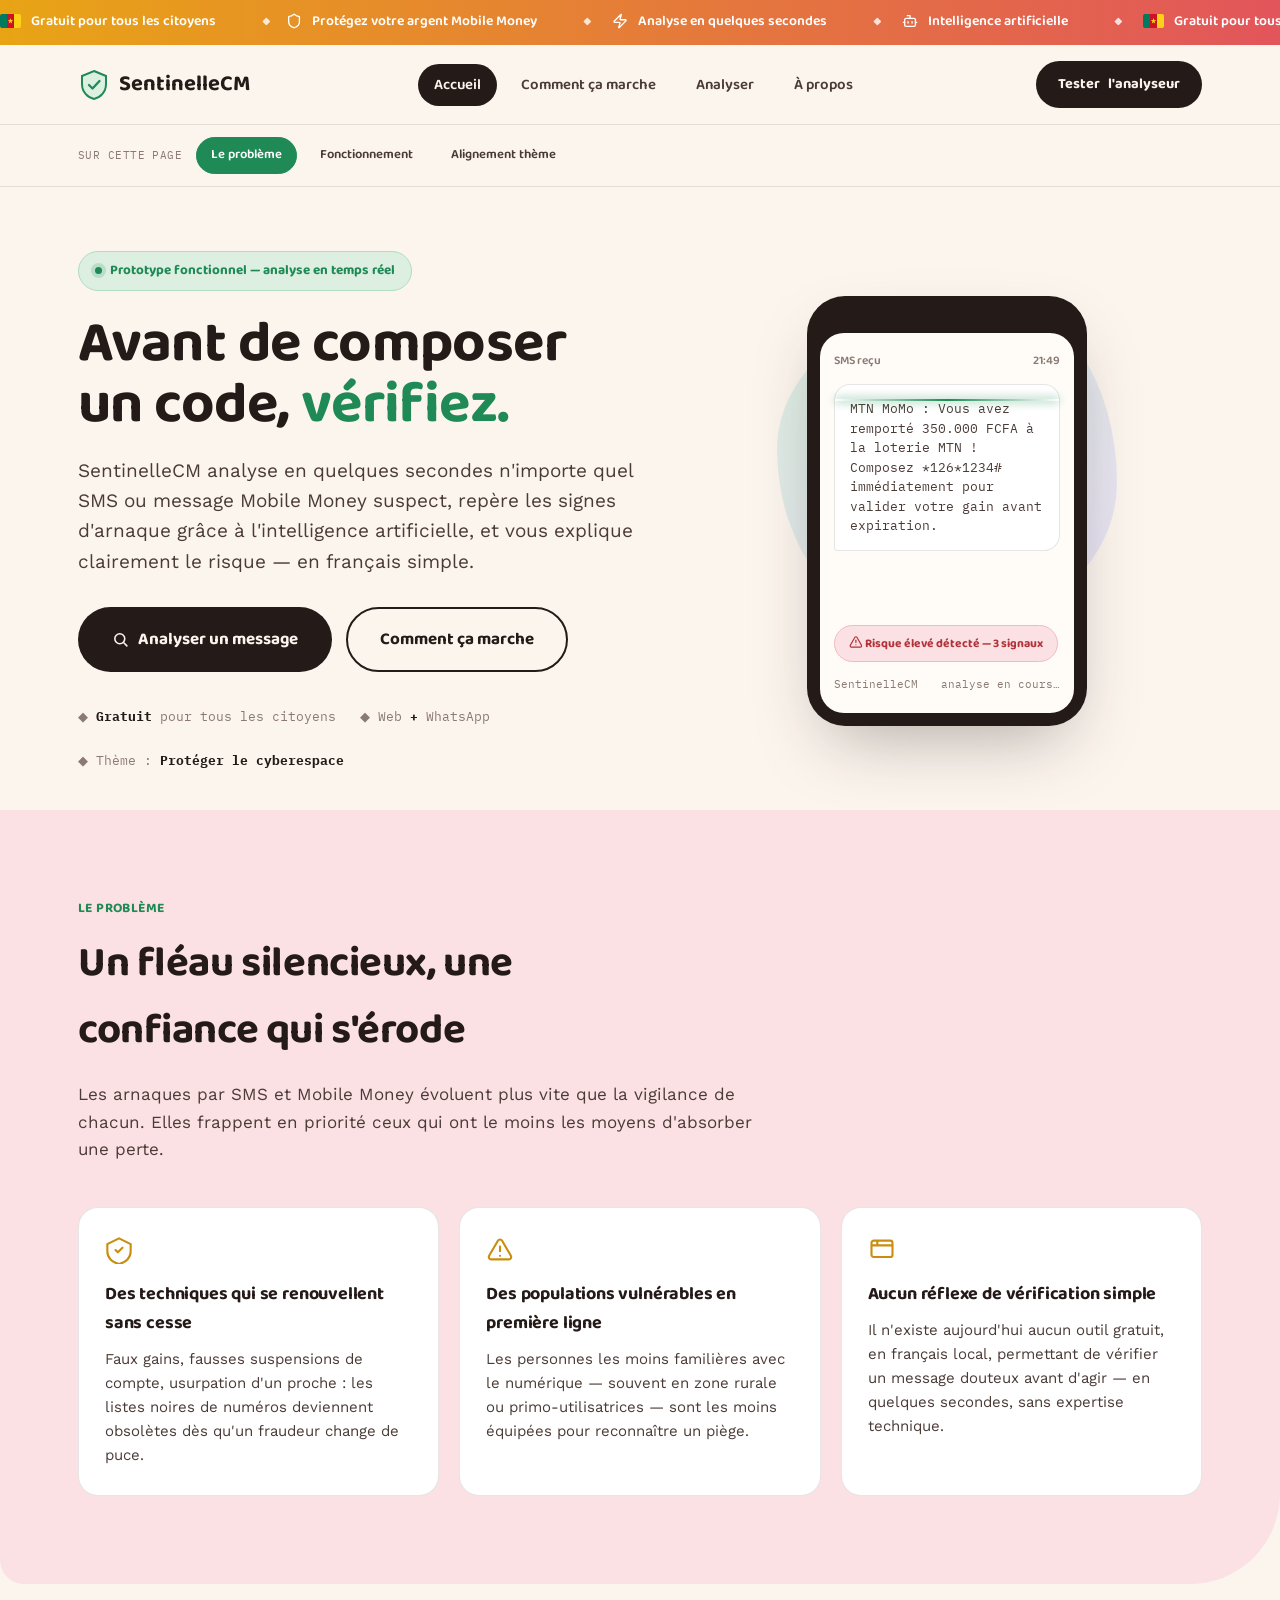
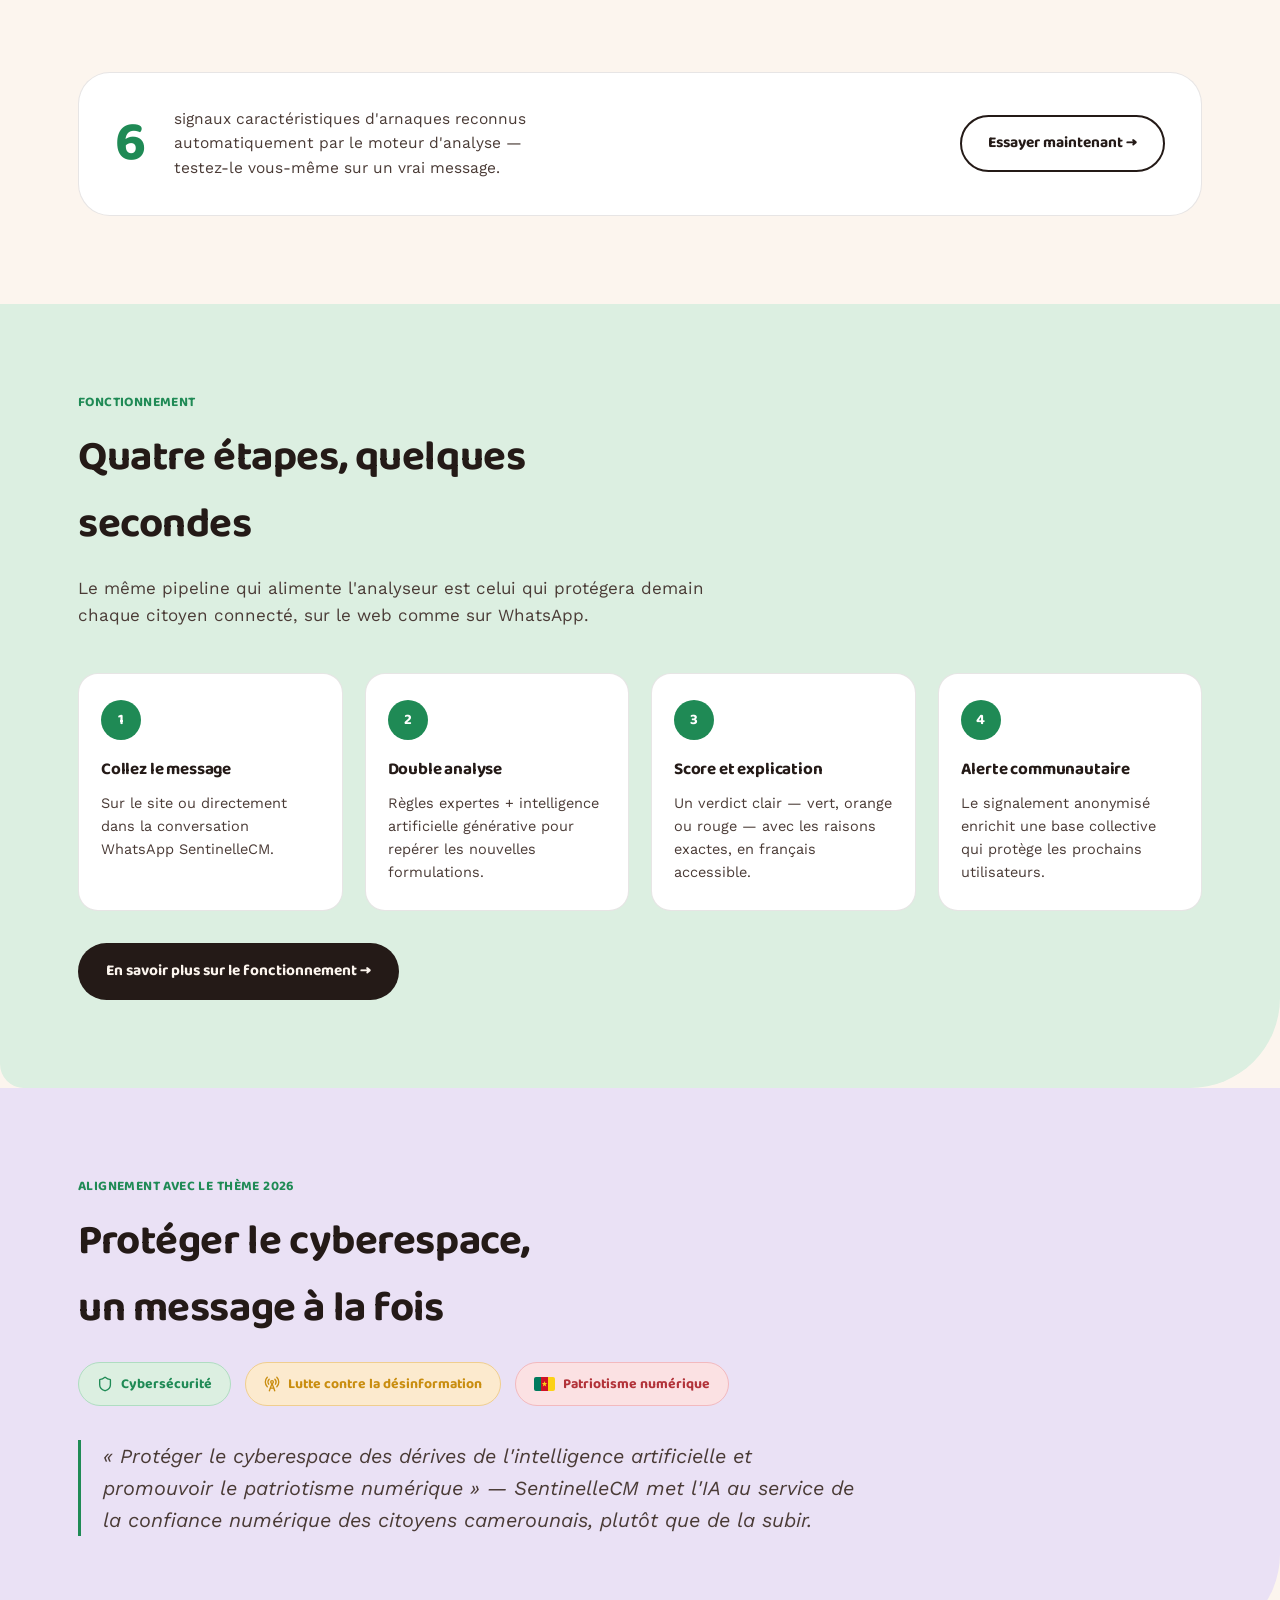
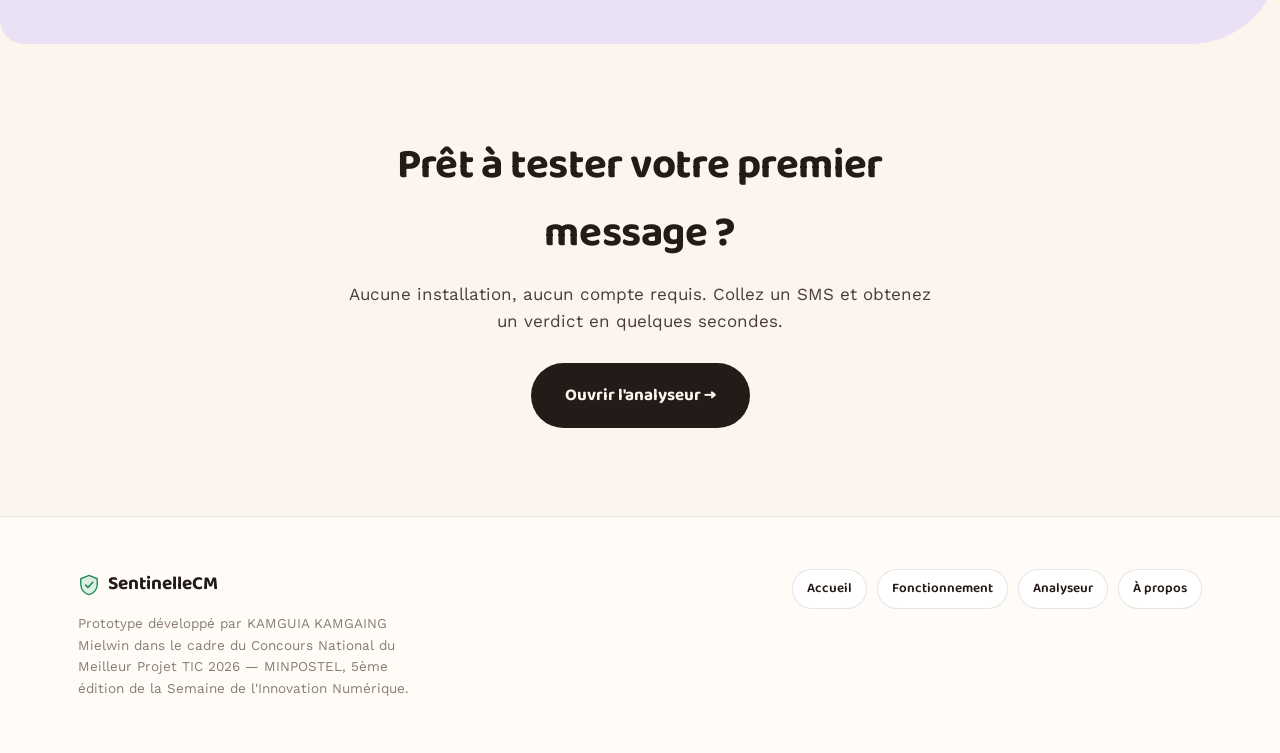
<file: SentinelleCM-site/index.html>
<!DOCTYPE html>
<html lang="fr">
<head>
<meta charset="UTF-8">
<meta name="viewport" content="width=device-width, initial-scale=1.0">
<title>SentinelleCM — Détecteur d'arnaques Mobile Money & SMS</title>
<meta name="description" content="SentinelleCM analyse en quelques secondes vos SMS suspects pour détecter les arnaques Mobile Money et le phishing. Prototype développé pour le Concours National du Meilleur Projet TIC 2026.">
<link rel="preconnect" href="https://fonts.googleapis.com">
<link rel="preconnect" href="https://fonts.gstatic.com" crossorigin>
<link href="https://fonts.googleapis.com/css2?family=Baloo+2:wght@500;600;700;800&family=Work+Sans:wght@400;500;600;700&family=IBM+Plex+Mono:wght@400;500;600&display=swap" rel="stylesheet">
<link rel="stylesheet" href="assets/styles.css">
</head>
<body>
<div class="progress-bar" id="progress-bar"></div>

<div class="marquee"><div class="marquee-track">
  <span><svg class="ico ico-flag" viewBox="0 0 30 20" aria-hidden="true"><rect width="10" height="20" fill="#007A5E"/><rect x="10" width="10" height="20" fill="#CE1126"/><rect x="20" width="10" height="20" fill="#FCD116"/><polygon points="15.00,5.80 16.00,8.62 18.99,8.70 16.62,10.53 17.47,13.40 15.00,11.70 12.53,13.40 13.38,10.53 11.01,8.70 14.00,8.62" fill="#FCD116"/></svg> Gratuit pour tous les citoyens</span>
  <span><svg class="ico" viewBox="0 0 24 24" aria-hidden="true"><path d="M20 13c0 5-3.5 7.5-7.66 8.95a1 1 0 0 1-.67-.01C7.5 20.5 4 18 4 13V6a1 1 0 0 1 1-1c2 0 4.5-1.2 6.24-2.72a1.17 1.17 0 0 1 1.52 0C14.51 3.81 17 5 19 5a1 1 0 0 1 1 1z"/></svg> Protégez votre argent Mobile Money</span>
  <span><svg class="ico" viewBox="0 0 24 24" aria-hidden="true"><path d="M4 14a1 1 0 0 1-.78-1.63l9.9-10.2a.5.5 0 0 1 .86.46l-1.92 6.02A1 1 0 0 0 13 10h7a1 1 0 0 1 .78 1.63l-9.9 10.2a.5.5 0 0 1-.86-.46l1.92-6.02A1 1 0 0 0 11 14z"/></svg> Analyse en quelques secondes</span>
  <span><svg class="ico" viewBox="0 0 24 24" aria-hidden="true"><path d="M12 8V4H8"/><rect width="16" height="12" x="4" y="8" rx="2"/><path d="M2 14h2M20 14h2M15 13v2M9 13v2"/></svg> Intelligence artificielle</span>
</div></div>

<header class="nav">
  <div class="nav-inner">
    <a href="index.html" class="logo">
      <svg class="logo-mark" viewBox="0 0 32 32" fill="none" xmlns="http://www.w3.org/2000/svg">
        <path d="M16 2 L28 7 V15 C28 23 22.5 28.5 16 30 C9.5 28.5 4 23 4 15 V7 Z" stroke="#1F8A55" stroke-width="2" fill="#DCEFE1"/>
        <path d="M11 16 L14.5 19.5 L21.5 12" stroke="#1F8A55" stroke-width="2.3" stroke-linecap="round" stroke-linejoin="round"/>
      </svg>
      SentinelleCM
    </a>
    <nav class="nav-links">
      <a href="index.html">Accueil</a>
      <a href="comment-ca-marche.html">Comment ça marche</a>
      <a href="analyser.html">Analyser</a>
      <a href="a-propos.html">À propos</a>
    </nav>
    <div class="nav-right">
      <a href="analyser.html" class="btn-cta-nav"><span class="long">Tester</span> l'analyseur</a>
      <button class="burger" id="burger" aria-label="Ouvrir le menu" aria-expanded="false"><span></span></button>
    </div>
  </div>
  <div class="mobile-menu" id="mobile-menu">
    <a href="index.html">Accueil</a>
    <a href="comment-ca-marche.html">Comment ça marche</a>
    <a href="analyser.html">Analyser</a>
    <a href="a-propos.html">À propos</a>
  </div>
</header>

<div class="page-nav-wrap">
  <nav class="page-nav" aria-label="Sommaire de la page">
    <span class="page-nav-label">Sur cette page</span>
    <a href="#probleme">Le problème</a>
    <a href="#fonctionnement">Fonctionnement</a>
    <a href="#alignement">Alignement thème</a>
  </nav>
</div>

<section class="hero">
  <div class="wrap hero-grid">
    <div>
      <div class="eyebrow reveal"><span class="dot"></span> Prototype fonctionnel — analyse en temps réel</div>
      <h1 class="headline reveal">Avant de composer<br>un code, <span class="accent">vérifiez.</span></h1>
      <p class="lede reveal">SentinelleCM analyse en quelques secondes n'importe quel SMS ou message Mobile Money suspect, repère les signes d'arnaque grâce à l'intelligence artificielle, et vous explique clairement le risque — en français simple.</p>
      <div class="cta-row reveal">
        <a href="analyser.html" class="btn btn-primary btn-lg">
          <svg width="17" height="17" viewBox="0 0 24 24" fill="none"><path d="M11 4a7 7 0 100 14 7 7 0 000-14zM21 21l-4.35-4.35" stroke="currentColor" stroke-width="2.2" stroke-linecap="round"/></svg>
          Analyser un message
        </a>
        <a href="comment-ca-marche.html" class="btn btn-outline btn-lg">Comment ça marche</a>
      </div>
      <div class="hero-meta reveal">
        <span>◆ <strong>Gratuit</strong> pour tous les citoyens</span>
        <span>◆ Web <strong>+</strong> WhatsApp</span>
        <span>◆ Thème : <strong>Protéger le cyberespace</strong></span>
      </div>
    </div>

    <div class="phone-stage reveal-scale" aria-hidden="true">
      <div class="phone-glow"></div>
      <div class="phone">
        <div class="phone-notch"></div>
        <div class="phone-screen">
          <div class="phone-header"><span>SMS reçu</span><span>21:49</span></div>
          <div class="sms-bubble">
            <div class="scan-line"></div>
            MTN MoMo : Vous avez remporté 350.000 FCFA à la loterie MTN ! Composez *126*1234# immédiatement pour valider votre gain avant expiration.
          </div>
          <div class="verdict-chip"><svg class="ico" viewBox="0 0 24 24" aria-hidden="true"><path d="m21.73 18-8-14a2 2 0 0 0-3.48 0l-8 14A2 2 0 0 0 4 21h16a2 2 0 0 0 1.73-3"/><path d="M12 9v4"/><path d="M12 17h.01"/></svg> Risque élevé détecté — 3 signaux</div>
          <div class="phone-foot"><span>SentinelleCM</span><span>analyse en cours…</span></div>
        </div>
      </div>
    </div>
  </div>
</section>

<section class="blob-section bg-blush" id="probleme">
  <div class="wrap">
    <div class="section-head reveal">
      <span class="kicker">Le problème</span>
      <h2 class="section-title">Un fléau silencieux, une confiance qui s'érode</h2>
      <p class="section-lede">Les arnaques par SMS et Mobile Money évoluent plus vite que la vigilance de chacun. Elles frappent en priorité ceux qui ont le moins les moyens d'absorber une perte.</p>
    </div>
    <div class="grid-3">
      <div class="card reveal">
        <svg viewBox="0 0 24 24" fill="none"><path d="M12 2L2 7v6c0 5.5 4 9.7 10 11 6-1.3 10-5.5 10-11V7l-10-5z" stroke="currentColor" stroke-width="1.8"/><path d="M9 12l2 2 4-4" stroke="currentColor" stroke-width="1.8" stroke-linecap="round" stroke-linejoin="round"/></svg>
        <h3>Des techniques qui se renouvellent sans cesse</h3>
        <p>Faux gains, fausses suspensions de compte, usurpation d'un proche : les listes noires de numéros deviennent obsolètes dès qu'un fraudeur change de puce.</p>
      </div>
      <div class="card reveal">
        <svg viewBox="0 0 24 24" fill="none"><path d="M12 9v4M12 17h.01M10.3 3.9L2.7 17a2 2 0 001.7 3h15.2a2 2 0 001.7-3L13.7 3.9a2 2 0 00-3.4 0z" stroke="currentColor" stroke-width="1.8" stroke-linecap="round" stroke-linejoin="round"/></svg>
        <h3>Des populations vulnérables en première ligne</h3>
        <p>Les personnes les moins familières avec le numérique — souvent en zone rurale ou primo-utilisatrices — sont les moins équipées pour reconnaître un piège.</p>
      </div>
      <div class="card reveal">
        <svg viewBox="0 0 24 24" fill="none"><rect x="3" y="4" width="18" height="14" rx="2" stroke="currentColor" stroke-width="1.8"/><path d="M3 8h18M8 4v4" stroke="currentColor" stroke-width="1.8"/></svg>
        <h3>Aucun réflexe de vérification simple</h3>
        <p>Il n'existe aujourd'hui aucun outil gratuit, en français local, permettant de vérifier un message douteux avant d'agir — en quelques secondes, sans expertise technique.</p>
      </div>
    </div>
  </div>
</section>

<section>
  <div class="wrap">
    <div class="stat-banner reveal">
      <div class="stat-num"><span data-counter="7">0</span></div>
      <div class="stat-label">signaux caractéristiques d'arnaques reconnus automatiquement par le moteur d'analyse — testez-le vous-même sur un vrai message.</div>
      <a href="analyser.html" class="btn btn-outline" style="margin-left:auto;">Essayer maintenant →</a>
    </div>
  </div>
</section>

<section class="blob-section bg-mint" id="fonctionnement">
  <div class="wrap">
    <div class="section-head reveal">
      <span class="kicker">Fonctionnement</span>
      <h2 class="section-title">Quatre étapes, quelques secondes</h2>
      <p class="section-lede">Le même pipeline qui alimente l'analyseur est celui qui protégera demain chaque citoyen connecté, sur le web comme sur WhatsApp.</p>
    </div>
    <div class="steps">
      <div class="step reveal">
        <div class="step-num">1</div>
        <h3>Collez le message</h3>
        <p>Sur le site ou directement dans la conversation WhatsApp SentinelleCM.</p>
      </div>
      <div class="step reveal">
        <div class="step-num">2</div>
        <h3>Double analyse</h3>
        <p>Règles expertes + intelligence artificielle générative pour repérer les nouvelles formulations.</p>
      </div>
      <div class="step reveal">
        <div class="step-num">3</div>
        <h3>Score et explication</h3>
        <p>Un verdict clair — vert, orange ou rouge — avec les raisons exactes, en français accessible.</p>
      </div>
      <div class="step reveal">
        <div class="step-num">4</div>
        <h3>Alerte communautaire</h3>
        <p>Le signalement anonymisé enrichit une base collective qui protège les prochains utilisateurs.</p>
      </div>
    </div>
    <div class="reveal" style="margin-top:32px;">
      <a href="comment-ca-marche.html" class="btn btn-primary">En savoir plus sur le fonctionnement →</a>
    </div>
  </div>
</section>

<section class="blob-section bg-lavender" id="alignement">
  <div class="wrap">
    <span class="kicker reveal">Alignement avec le thème 2026</span>
    <h2 class="section-title reveal">Protéger le cyberespace, un message à la fois</h2>
    <div class="cta-row reveal" style="margin-top:20px;">
      <span class="badge b1"><svg class="ico" viewBox="0 0 24 24" aria-hidden="true"><path d="M20 13c0 5-3.5 7.5-7.66 8.95a1 1 0 0 1-.67-.01C7.5 20.5 4 18 4 13V6a1 1 0 0 1 1-1c2 0 4.5-1.2 6.24-2.72a1.17 1.17 0 0 1 1.52 0C14.51 3.81 17 5 19 5a1 1 0 0 1 1 1z"/></svg> Cybersécurité</span>
      <span class="badge b2"><svg class="ico" viewBox="0 0 24 24" aria-hidden="true"><path d="M4.9 16.1C1 12.2 1 5.8 4.9 1.9"/><path d="M7.8 4.7a6.14 6.14 0 0 0-.8 7.5"/><circle cx="12" cy="9" r="2"/><path d="M16.2 4.8c2 2 2.26 5.11.8 7.47"/><path d="M19.1 1.9a9.96 9.96 0 0 1 0 14.1"/><path d="M9.5 18h5"/><path d="m8 22 4-11 4 11"/></svg> Lutte contre la désinformation</span>
      <span class="badge b3"><svg class="ico ico-flag" viewBox="0 0 30 20" aria-hidden="true"><rect width="10" height="20" fill="#007A5E"/><rect x="10" width="10" height="20" fill="#CE1126"/><rect x="20" width="10" height="20" fill="#FCD116"/><polygon points="15.00,5.80 16.00,8.62 18.99,8.70 16.62,10.53 17.47,13.40 15.00,11.70 12.53,13.40 13.38,10.53 11.01,8.70 14.00,8.62" fill="#FCD116"/></svg> Patriotisme numérique</span>
    </div>
    <p class="theme-quote reveal">« Protéger le cyberespace des dérives de l'intelligence artificielle et promouvoir le patriotisme numérique » — SentinelleCM met l'IA au service de la confiance numérique des citoyens camerounais, plutôt que de la subir.</p>
  </div>
</section>

<section>
  <div class="wrap center reveal" style="max-width:640px;">
    <h2 class="section-title center">Prêt à tester votre premier message ?</h2>
    <p class="section-lede center" style="margin:0 auto 28px;">Aucune installation, aucun compte requis. Collez un SMS et obtenez un verdict en quelques secondes.</p>
    <a href="analyser.html" class="btn btn-primary btn-lg">Ouvrir l'analyseur →</a>
  </div>
</section>

<footer>
  <div class="wrap footer-grid">
    <div>
      <div class="footer-brand">
        <svg width="22" height="22" viewBox="0 0 32 32" fill="none"><path d="M16 2 L28 7 V15 C28 23 22.5 28.5 16 30 C9.5 28.5 4 23 4 15 V7 Z" stroke="#1F8A55" stroke-width="2" fill="#DCEFE1"/><path d="M11 16 L14.5 19.5 L21.5 12" stroke="#1F8A55" stroke-width="2.3" stroke-linecap="round" stroke-linejoin="round"/></svg>
        SentinelleCM
      </div>
      <p class="footer-note">Prototype développé par KAMGUIA KAMGAING Mielwin dans le cadre du Concours National du Meilleur Projet TIC 2026 — MINPOSTEL, 5ème édition de la Semaine de l'Innovation Numérique.</p>
    </div>
    <div class="footer-links">
      <a href="index.html">Accueil</a>
      <a href="comment-ca-marche.html">Fonctionnement</a>
      <a href="analyser.html">Analyseur</a>
      <a href="a-propos.html">À propos</a>
    </div>
  </div>
</footer>

<button class="back-to-top" id="back-to-top" aria-label="Retour en haut de page">
  <svg viewBox="0 0 24 24" fill="none"><path d="M12 19V5M5 12l7-7 7 7" stroke="currentColor" stroke-width="2.3" stroke-linecap="round" stroke-linejoin="round"/></svg>
</button>

<script src="assets/nav.js"></script>
</body>
</html>
</file>
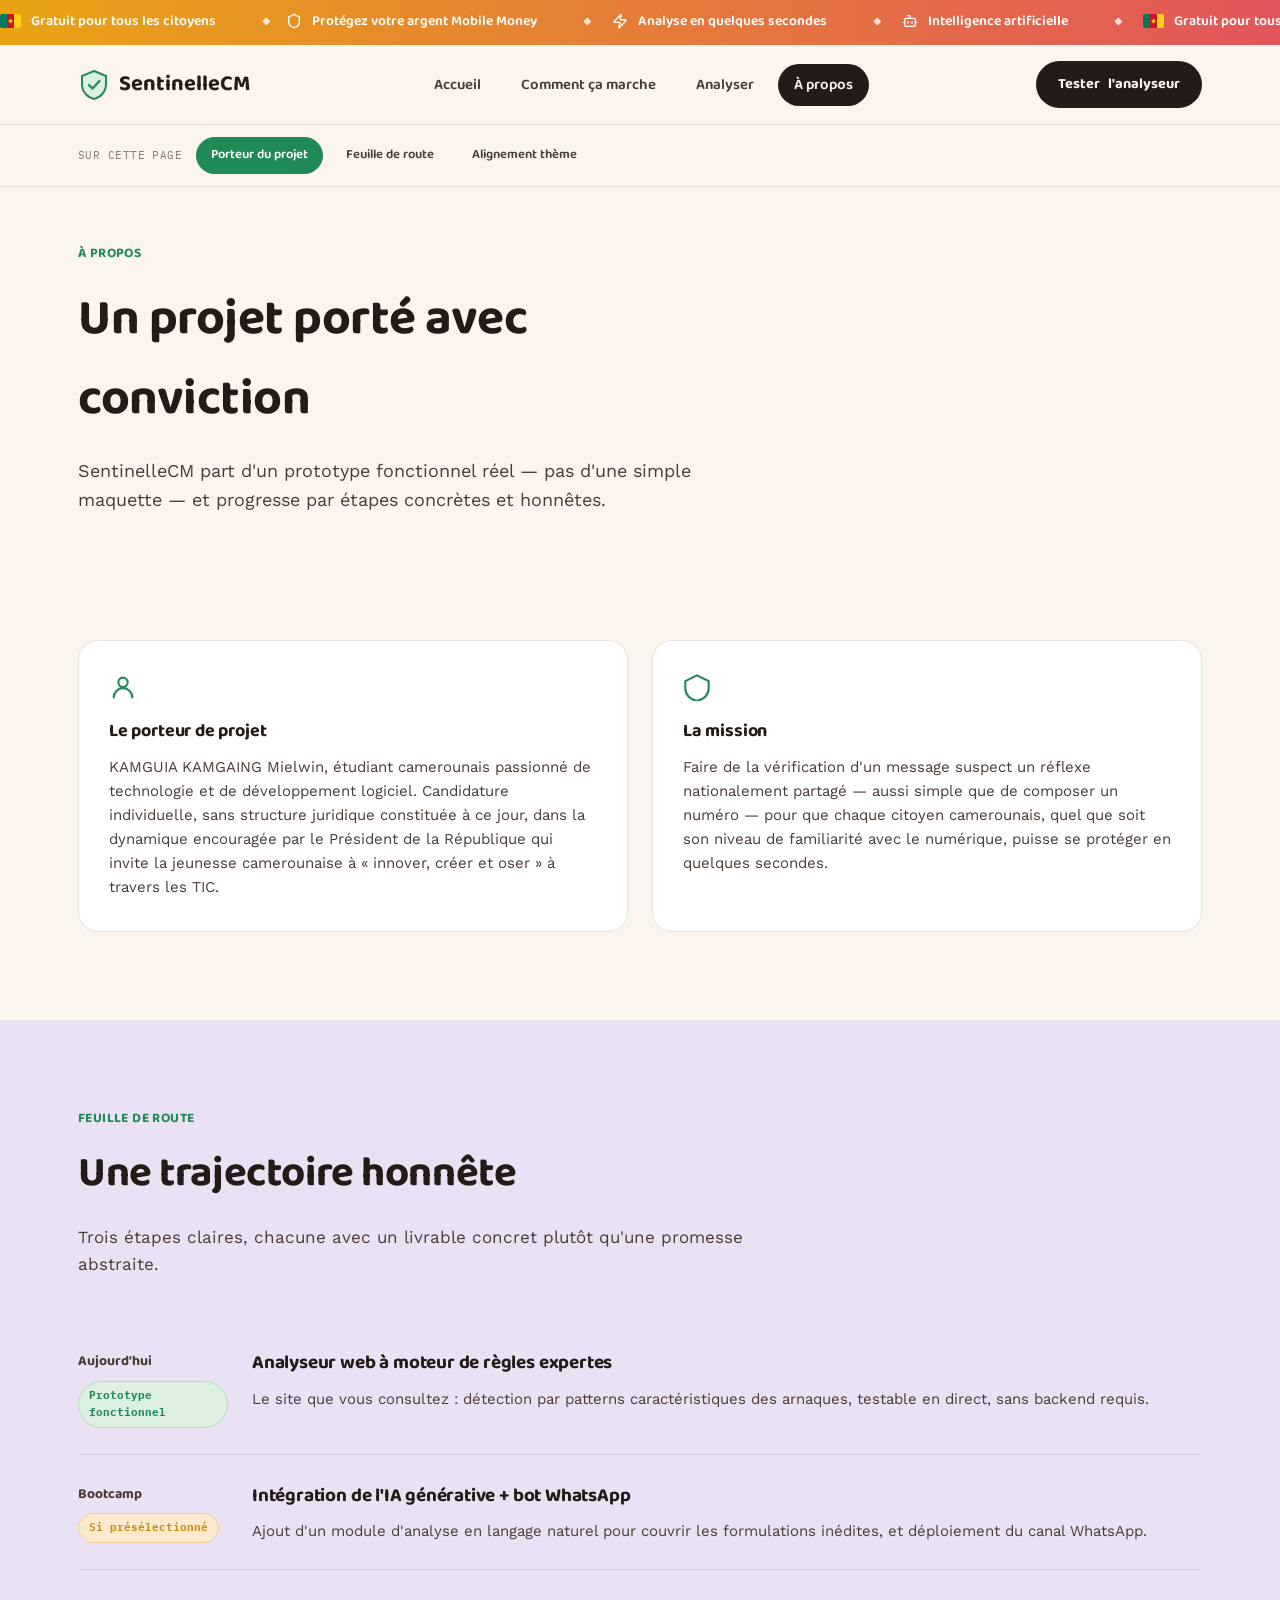
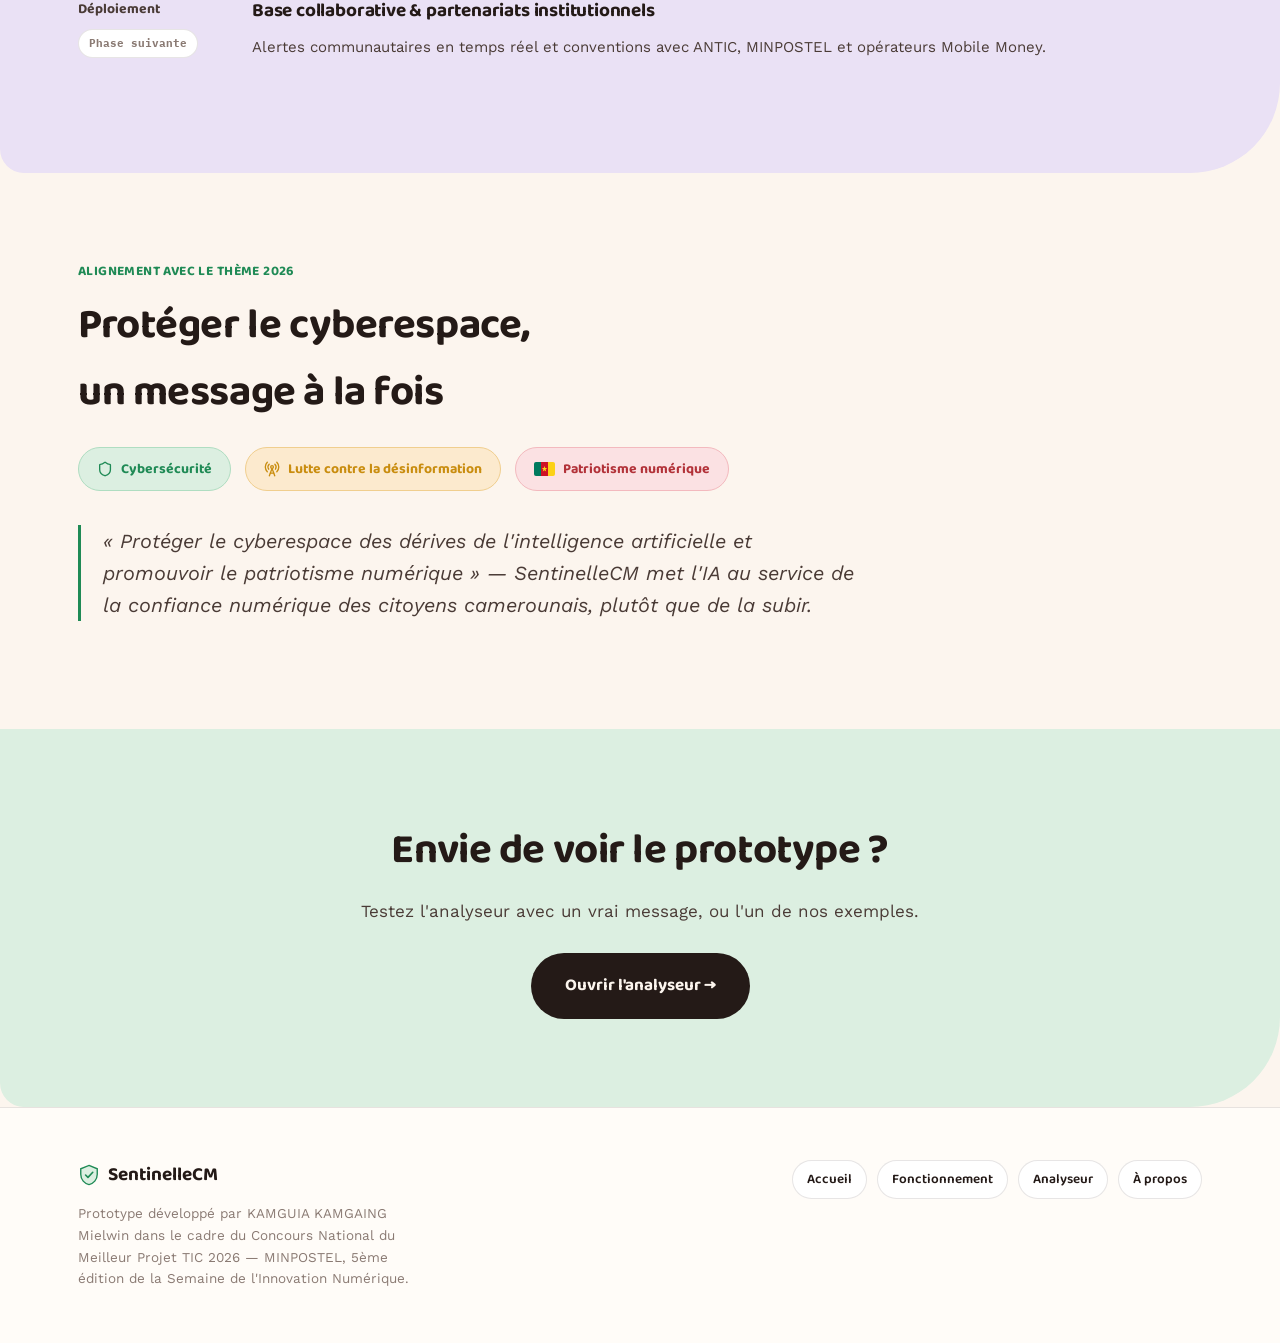
<file: SentinelleCM-site/a-propos.html>
<!DOCTYPE html>
<html lang="fr">
<head>
<meta charset="UTF-8">
<meta name="viewport" content="width=device-width, initial-scale=1.0">
<title>À propos — SentinelleCM</title>
<meta name="description" content="Le porteur du projet SentinelleCM et la feuille de route vers un déploiement national de protection contre les arnaques Mobile Money.">
<link rel="preconnect" href="https://fonts.googleapis.com">
<link rel="preconnect" href="https://fonts.gstatic.com" crossorigin>
<link href="https://fonts.googleapis.com/css2?family=Baloo+2:wght@500;600;700;800&family=Work+Sans:wght@400;500;600;700&family=IBM+Plex+Mono:wght@400;500;600&display=swap" rel="stylesheet">
<link rel="stylesheet" href="assets/styles.css">
</head>
<body>
<div class="progress-bar" id="progress-bar"></div>

<div class="marquee"><div class="marquee-track">
  <span><svg class="ico ico-flag" viewBox="0 0 30 20" aria-hidden="true"><rect width="10" height="20" fill="#007A5E"/><rect x="10" width="10" height="20" fill="#CE1126"/><rect x="20" width="10" height="20" fill="#FCD116"/><polygon points="15.00,5.80 16.00,8.62 18.99,8.70 16.62,10.53 17.47,13.40 15.00,11.70 12.53,13.40 13.38,10.53 11.01,8.70 14.00,8.62" fill="#FCD116"/></svg> Gratuit pour tous les citoyens</span>
  <span><svg class="ico" viewBox="0 0 24 24" aria-hidden="true"><path d="M20 13c0 5-3.5 7.5-7.66 8.95a1 1 0 0 1-.67-.01C7.5 20.5 4 18 4 13V6a1 1 0 0 1 1-1c2 0 4.5-1.2 6.24-2.72a1.17 1.17 0 0 1 1.52 0C14.51 3.81 17 5 19 5a1 1 0 0 1 1 1z"/></svg> Protégez votre argent Mobile Money</span>
  <span><svg class="ico" viewBox="0 0 24 24" aria-hidden="true"><path d="M4 14a1 1 0 0 1-.78-1.63l9.9-10.2a.5.5 0 0 1 .86.46l-1.92 6.02A1 1 0 0 0 13 10h7a1 1 0 0 1 .78 1.63l-9.9 10.2a.5.5 0 0 1-.86-.46l1.92-6.02A1 1 0 0 0 11 14z"/></svg> Analyse en quelques secondes</span>
  <span><svg class="ico" viewBox="0 0 24 24" aria-hidden="true"><path d="M12 8V4H8"/><rect width="16" height="12" x="4" y="8" rx="2"/><path d="M2 14h2M20 14h2M15 13v2M9 13v2"/></svg> Intelligence artificielle</span>
</div></div>

<header class="nav">
  <div class="nav-inner">
    <a href="index.html" class="logo">
      <svg class="logo-mark" viewBox="0 0 32 32" fill="none" xmlns="http://www.w3.org/2000/svg">
        <path d="M16 2 L28 7 V15 C28 23 22.5 28.5 16 30 C9.5 28.5 4 23 4 15 V7 Z" stroke="#1F8A55" stroke-width="2" fill="#DCEFE1"/>
        <path d="M11 16 L14.5 19.5 L21.5 12" stroke="#1F8A55" stroke-width="2.3" stroke-linecap="round" stroke-linejoin="round"/>
      </svg>
      SentinelleCM
    </a>
    <nav class="nav-links">
      <a href="index.html">Accueil</a>
      <a href="comment-ca-marche.html">Comment ça marche</a>
      <a href="analyser.html">Analyser</a>
      <a href="a-propos.html">À propos</a>
    </nav>
    <div class="nav-right">
      <a href="analyser.html" class="btn-cta-nav"><span class="long">Tester</span> l'analyseur</a>
      <button class="burger" id="burger" aria-label="Ouvrir le menu" aria-expanded="false"><span></span></button>
    </div>
  </div>
  <div class="mobile-menu" id="mobile-menu">
    <a href="index.html">Accueil</a>
    <a href="comment-ca-marche.html">Comment ça marche</a>
    <a href="analyser.html">Analyser</a>
    <a href="a-propos.html">À propos</a>
  </div>
</header>

<div class="page-nav-wrap">
  <nav class="page-nav" aria-label="Sommaire de la page">
    <span class="page-nav-label">Sur cette page</span>
    <a href="#porteur">Porteur du projet</a>
    <a href="#feuille-de-route">Feuille de route</a>
    <a href="#alignement">Alignement thème</a>
  </nav>
</div>

<section class="page-header">
  <div class="wrap">
    <span class="kicker reveal">À propos</span>
    <h1 class="reveal">Un projet porté avec conviction</h1>
    <p class="reveal">SentinelleCM part d'un prototype fonctionnel réel — pas d'une simple maquette — et progresse par étapes concrètes et honnêtes.</p>
  </div>
</section>

<section id="porteur">
  <div class="wrap">
    <div class="grid-2">
      <div class="card reveal" style="padding:32px 30px;">
        <svg viewBox="0 0 24 24" fill="none" style="color:var(--green);"><circle cx="12" cy="8" r="4" stroke="currentColor" stroke-width="1.8"/><path d="M4 21c0-4.4 3.6-8 8-8s8 3.6 8 8" stroke="currentColor" stroke-width="1.8" stroke-linecap="round"/></svg>
        <h3>Le porteur de projet</h3>
        <p>KAMGUIA KAMGAING Mielwin, étudiant camerounais passionné de technologie et de développement logiciel. Candidature individuelle, sans structure juridique constituée à ce jour, dans la dynamique encouragée par le Président de la République qui invite la jeunesse camerounaise à « innover, créer et oser » à travers les TIC.</p>
      </div>
      <div class="card reveal" style="padding:32px 30px;">
        <svg viewBox="0 0 24 24" fill="none" style="color:var(--green);"><path d="M12 2L2 7v6c0 5.5 4 9.7 10 11 6-1.3 10-5.5 10-11V7l-10-5z" stroke="currentColor" stroke-width="1.8"/></svg>
        <h3>La mission</h3>
        <p>Faire de la vérification d'un message suspect un réflexe nationalement partagé — aussi simple que de composer un numéro — pour que chaque citoyen camerounais, quel que soit son niveau de familiarité avec le numérique, puisse se protéger en quelques secondes.</p>
      </div>
    </div>
  </div>
</section>

<section class="blob-section bg-lavender" id="feuille-de-route">
  <div class="wrap">
    <div class="section-head reveal">
      <span class="kicker">Feuille de route</span>
      <h2 class="section-title">Une trajectoire honnête</h2>
      <p class="section-lede">Trois étapes claires, chacune avec un livrable concret plutôt qu'une promesse abstraite.</p>
    </div>
    <div class="roadmap">
      <div class="rm-item reveal">
        <div class="rm-phase">Aujourd'hui<div class="tag tag-now">Prototype fonctionnel</div></div>
        <div class="rm-body">
          <h3>Analyseur web à moteur de règles expertes</h3>
          <p>Le site que vous consultez : détection par patterns caractéristiques des arnaques, testable en direct, sans backend requis.</p>
        </div>
      </div>
      <div class="rm-item reveal">
        <div class="rm-phase">Bootcamp<div class="tag tag-next">Si présélectionné</div></div>
        <div class="rm-body">
          <h3>Intégration de l'IA générative + bot WhatsApp</h3>
          <p>Ajout d'un module d'analyse en langage naturel pour couvrir les formulations inédites, et déploiement du canal WhatsApp.</p>
        </div>
      </div>
      <div class="rm-item reveal">
        <div class="rm-phase">Déploiement<div class="tag tag-later">Phase suivante</div></div>
        <div class="rm-body">
          <h3>Base collaborative & partenariats institutionnels</h3>
          <p>Alertes communautaires en temps réel et conventions avec ANTIC, MINPOSTEL et opérateurs Mobile Money.</p>
        </div>
      </div>
    </div>
  </div>
</section>

<section id="alignement">
  <div class="wrap">
    <span class="kicker reveal">Alignement avec le thème 2026</span>
    <h2 class="section-title reveal">Protéger le cyberespace, un message à la fois</h2>
    <div class="cta-row reveal" style="margin-top:20px;">
      <span class="badge b1"><svg class="ico" viewBox="0 0 24 24" aria-hidden="true"><path d="M20 13c0 5-3.5 7.5-7.66 8.95a1 1 0 0 1-.67-.01C7.5 20.5 4 18 4 13V6a1 1 0 0 1 1-1c2 0 4.5-1.2 6.24-2.72a1.17 1.17 0 0 1 1.52 0C14.51 3.81 17 5 19 5a1 1 0 0 1 1 1z"/></svg> Cybersécurité</span>
      <span class="badge b2"><svg class="ico" viewBox="0 0 24 24" aria-hidden="true"><path d="M4.9 16.1C1 12.2 1 5.8 4.9 1.9"/><path d="M7.8 4.7a6.14 6.14 0 0 0-.8 7.5"/><circle cx="12" cy="9" r="2"/><path d="M16.2 4.8c2 2 2.26 5.11.8 7.47"/><path d="M19.1 1.9a9.96 9.96 0 0 1 0 14.1"/><path d="M9.5 18h5"/><path d="m8 22 4-11 4 11"/></svg> Lutte contre la désinformation</span>
      <span class="badge b3"><svg class="ico ico-flag" viewBox="0 0 30 20" aria-hidden="true"><rect width="10" height="20" fill="#007A5E"/><rect x="10" width="10" height="20" fill="#CE1126"/><rect x="20" width="10" height="20" fill="#FCD116"/><polygon points="15.00,5.80 16.00,8.62 18.99,8.70 16.62,10.53 17.47,13.40 15.00,11.70 12.53,13.40 13.38,10.53 11.01,8.70 14.00,8.62" fill="#FCD116"/></svg> Patriotisme numérique</span>
    </div>
    <p class="theme-quote reveal">« Protéger le cyberespace des dérives de l'intelligence artificielle et promouvoir le patriotisme numérique » — SentinelleCM met l'IA au service de la confiance numérique des citoyens camerounais, plutôt que de la subir.</p>
  </div>
</section>

<section class="blob-section bg-mint">
  <div class="wrap center reveal" style="max-width:640px;">
    <h2 class="section-title center">Envie de voir le prototype ?</h2>
    <p class="section-lede center" style="margin:0 auto 28px;">Testez l'analyseur avec un vrai message, ou l'un de nos exemples.</p>
    <a href="analyser.html" class="btn btn-primary btn-lg">Ouvrir l'analyseur →</a>
  </div>
</section>

<footer>
  <div class="wrap footer-grid">
    <div>
      <div class="footer-brand">
        <svg width="22" height="22" viewBox="0 0 32 32" fill="none"><path d="M16 2 L28 7 V15 C28 23 22.5 28.5 16 30 C9.5 28.5 4 23 4 15 V7 Z" stroke="#1F8A55" stroke-width="2" fill="#DCEFE1"/><path d="M11 16 L14.5 19.5 L21.5 12" stroke="#1F8A55" stroke-width="2.3" stroke-linecap="round" stroke-linejoin="round"/></svg>
        SentinelleCM
      </div>
      <p class="footer-note">Prototype développé par KAMGUIA KAMGAING Mielwin dans le cadre du Concours National du Meilleur Projet TIC 2026 — MINPOSTEL, 5ème édition de la Semaine de l'Innovation Numérique.</p>
    </div>
    <div class="footer-links">
      <a href="index.html">Accueil</a>
      <a href="comment-ca-marche.html">Fonctionnement</a>
      <a href="analyser.html">Analyseur</a>
      <a href="a-propos.html">À propos</a>
    </div>
  </div>
</footer>

<button class="back-to-top" id="back-to-top" aria-label="Retour en haut de page">
  <svg viewBox="0 0 24 24" fill="none"><path d="M12 19V5M5 12l7-7 7 7" stroke="currentColor" stroke-width="2.3" stroke-linecap="round" stroke-linejoin="round"/></svg>
</button>

<script src="assets/nav.js"></script>
</body>
</html>
</file>
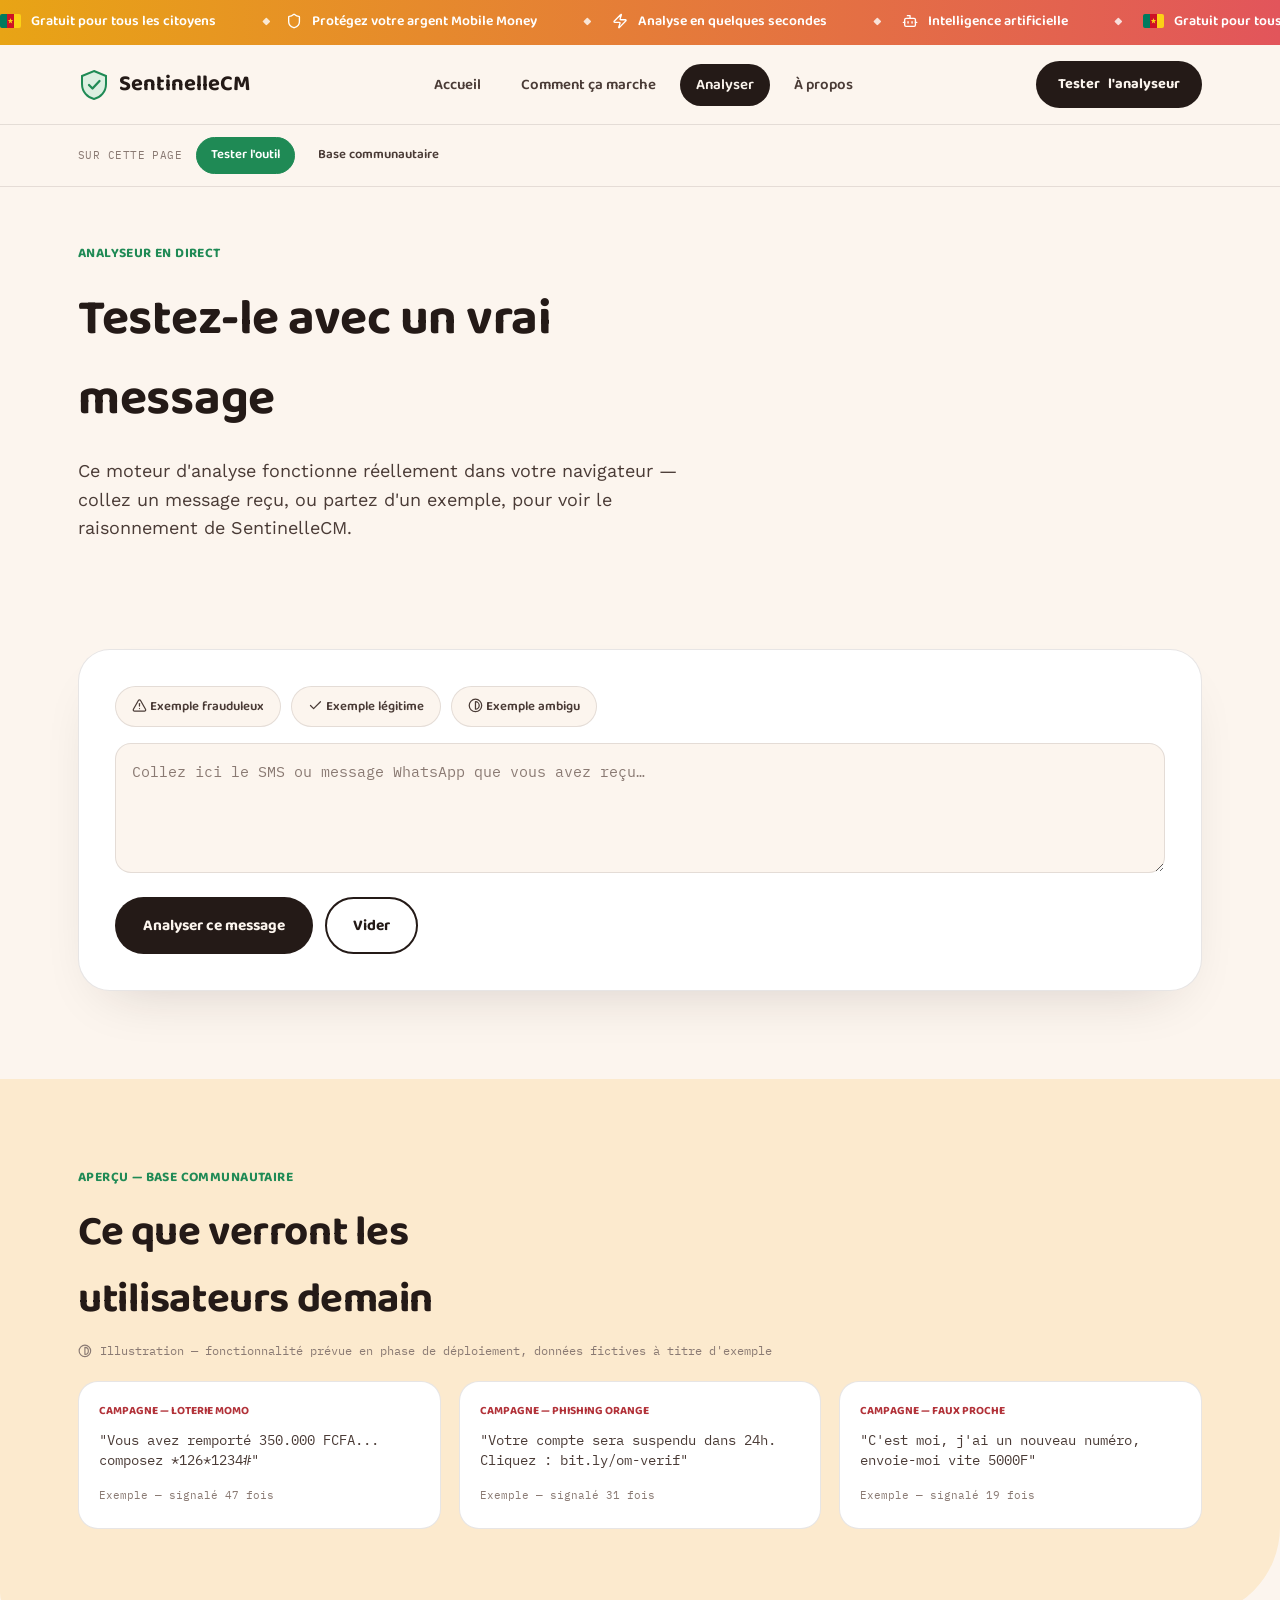
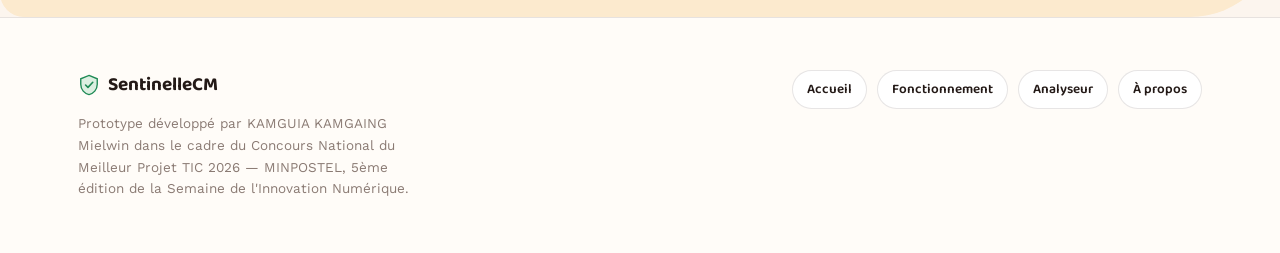
<file: SentinelleCM-site/analyser.html>
<!DOCTYPE html>
<html lang="fr">
<head>
<meta charset="UTF-8">
<meta name="viewport" content="width=device-width, initial-scale=1.0">
<title>Analyser un message — SentinelleCM</title>
<meta name="description" content="Collez un SMS ou message Mobile Money suspect et obtenez instantanément un score de risque et une explication claire.">
<link rel="preconnect" href="https://fonts.googleapis.com">
<link rel="preconnect" href="https://fonts.gstatic.com" crossorigin>
<link href="https://fonts.googleapis.com/css2?family=Baloo+2:wght@500;600;700;800&family=Work+Sans:wght@400;500;600;700&family=IBM+Plex+Mono:wght@400;500;600&display=swap" rel="stylesheet">
<link rel="stylesheet" href="assets/styles.css">
</head>
<body>
<div class="progress-bar" id="progress-bar"></div>

<div class="marquee"><div class="marquee-track">
  <span><svg class="ico ico-flag" viewBox="0 0 30 20" aria-hidden="true"><rect width="10" height="20" fill="#007A5E"/><rect x="10" width="10" height="20" fill="#CE1126"/><rect x="20" width="10" height="20" fill="#FCD116"/><polygon points="15.00,5.80 16.00,8.62 18.99,8.70 16.62,10.53 17.47,13.40 15.00,11.70 12.53,13.40 13.38,10.53 11.01,8.70 14.00,8.62" fill="#FCD116"/></svg> Gratuit pour tous les citoyens</span>
  <span><svg class="ico" viewBox="0 0 24 24" aria-hidden="true"><path d="M20 13c0 5-3.5 7.5-7.66 8.95a1 1 0 0 1-.67-.01C7.5 20.5 4 18 4 13V6a1 1 0 0 1 1-1c2 0 4.5-1.2 6.24-2.72a1.17 1.17 0 0 1 1.52 0C14.51 3.81 17 5 19 5a1 1 0 0 1 1 1z"/></svg> Protégez votre argent Mobile Money</span>
  <span><svg class="ico" viewBox="0 0 24 24" aria-hidden="true"><path d="M4 14a1 1 0 0 1-.78-1.63l9.9-10.2a.5.5 0 0 1 .86.46l-1.92 6.02A1 1 0 0 0 13 10h7a1 1 0 0 1 .78 1.63l-9.9 10.2a.5.5 0 0 1-.86-.46l1.92-6.02A1 1 0 0 0 11 14z"/></svg> Analyse en quelques secondes</span>
  <span><svg class="ico" viewBox="0 0 24 24" aria-hidden="true"><path d="M12 8V4H8"/><rect width="16" height="12" x="4" y="8" rx="2"/><path d="M2 14h2M20 14h2M15 13v2M9 13v2"/></svg> Intelligence artificielle</span>
</div></div>

<header class="nav">
  <div class="nav-inner">
    <a href="index.html" class="logo">
      <svg class="logo-mark" viewBox="0 0 32 32" fill="none" xmlns="http://www.w3.org/2000/svg">
        <path d="M16 2 L28 7 V15 C28 23 22.5 28.5 16 30 C9.5 28.5 4 23 4 15 V7 Z" stroke="#1F8A55" stroke-width="2" fill="#DCEFE1"/>
        <path d="M11 16 L14.5 19.5 L21.5 12" stroke="#1F8A55" stroke-width="2.3" stroke-linecap="round" stroke-linejoin="round"/>
      </svg>
      SentinelleCM
    </a>
    <nav class="nav-links">
      <a href="index.html">Accueil</a>
      <a href="comment-ca-marche.html">Comment ça marche</a>
      <a href="analyser.html">Analyser</a>
      <a href="a-propos.html">À propos</a>
    </nav>
    <div class="nav-right">
      <a href="analyser.html" class="btn-cta-nav"><span class="long">Tester</span> l'analyseur</a>
      <button class="burger" id="burger" aria-label="Ouvrir le menu" aria-expanded="false"><span></span></button>
    </div>
  </div>
  <div class="mobile-menu" id="mobile-menu">
    <a href="index.html">Accueil</a>
    <a href="comment-ca-marche.html">Comment ça marche</a>
    <a href="analyser.html">Analyser</a>
    <a href="a-propos.html">À propos</a>
  </div>
</header>

<div class="page-nav-wrap">
  <nav class="page-nav" aria-label="Sommaire de la page">
    <span class="page-nav-label">Sur cette page</span>
    <a href="#outil">Tester l'outil</a>
    <a href="#communaute">Base communautaire</a>
  </nav>
</div>

<section class="page-header" style="padding-bottom:0;">
  <div class="wrap">
    <span class="kicker reveal">Analyseur en direct</span>
    <h1 class="reveal">Testez-le avec un vrai message</h1>
    <p class="reveal">Ce moteur d'analyse fonctionne réellement dans votre navigateur — collez un message reçu, ou partez d'un exemple, pour voir le raisonnement de SentinelleCM.</p>
  </div>
</section>

<section id="outil">
  <div class="wrap">
    <div class="demo-panel reveal">
      <div class="demo-examples">
        <button class="example-btn" data-sample="fraud"><svg class="ico" viewBox="0 0 24 24" aria-hidden="true"><path d="m21.73 18-8-14a2 2 0 0 0-3.48 0l-8 14A2 2 0 0 0 4 21h16a2 2 0 0 0 1.73-3"/><path d="M12 9v4"/><path d="M12 17h.01"/></svg> Exemple frauduleux</button>
        <button class="example-btn" data-sample="legit"><svg class="ico" viewBox="0 0 24 24" aria-hidden="true"><path d="M20 6 9 17l-5-5"/></svg> Exemple légitime</button>
        <button class="example-btn" data-sample="phishing"><svg class="ico" viewBox="0 0 24 24" aria-hidden="true"><circle cx="12" cy="12" r="10"/><path d="M12 18a6 6 0 0 0 0-12v12z"/></svg> Exemple ambigu</button>
      </div>

      <textarea id="sms-input" placeholder="Collez ici le SMS ou message WhatsApp que vous avez reçu…"></textarea>

      <div class="demo-actions">
        <button class="btn btn-primary" id="analyze-btn">Analyser ce message</button>
        <button class="btn btn-outline" id="clear-btn">Vider</button>
      </div>

      <div class="result" id="result">
        <div class="result-top">
          <div class="gauge" id="gauge">
            <svg width="112" height="112" viewBox="0 0 104 104">
              <circle cx="52" cy="52" r="44" fill="none" stroke="var(--line)" stroke-width="9"/>
              <circle id="gauge-fill" cx="52" cy="52" r="44" fill="none" stroke="var(--green)" stroke-width="9" stroke-linecap="round" stroke-dasharray="276" stroke-dashoffset="276" transform="rotate(-90 52 52)"/>
            </svg>
            <span class="gauge-score" id="gauge-score">0%</span>
            <span class="gauge-label">niveau de risque</span>
          </div>
          <div>
            <div class="verdict-title" id="verdict-title">—</div>
            <div class="verdict-sub" id="verdict-sub"></div>
          </div>
        </div>

        <ul class="flags-list" id="flags-list"></ul>

        <div class="recommendation" id="recommendation"></div>

        <div class="report-row">
          <button class="btn btn-outline" id="report-btn">Signaler à la communauté</button>
          <span class="toast" id="toast">Merci — fonctionnalité de signalement en réseau prévue en phase de déploiement.</span>
        </div>
      </div>
    </div>
  </div>
</section>

<section class="blob-section bg-sand" id="communaute">
  <div class="wrap">
    <span class="kicker reveal">Aperçu — base communautaire</span>
    <h2 class="section-title reveal" style="margin-bottom:8px;">Ce que verront les utilisateurs demain</h2>
    <div class="illustration-note reveal"><svg class="ico" viewBox="0 0 24 24" aria-hidden="true"><circle cx="12" cy="12" r="10"/><path d="M12 18a6 6 0 0 0 0-12v12z"/></svg> Illustration — fonctionnalité prévue en phase de déploiement, données fictives à titre d'exemple</div>
    <div class="alert-cards">
      <div class="alert-card reveal">
        <span class="tag">CAMPAGNE — LOTERIE MOMO</span>
        <p>"Vous avez remporté 350.000 FCFA... composez *126*1234#"</p>
        <time>Exemple — signalé 47 fois</time>
      </div>
      <div class="alert-card reveal">
        <span class="tag">CAMPAGNE — PHISHING ORANGE</span>
        <p>"Votre compte sera suspendu dans 24h. Cliquez : bit.ly/om-verif"</p>
        <time>Exemple — signalé 31 fois</time>
      </div>
      <div class="alert-card reveal">
        <span class="tag">CAMPAGNE — FAUX PROCHE</span>
        <p>"C'est moi, j'ai un nouveau numéro, envoie-moi vite 5000F"</p>
        <time>Exemple — signalé 19 fois</time>
      </div>
    </div>
  </div>
</section>

<footer>
  <div class="wrap footer-grid">
    <div>
      <div class="footer-brand">
        <svg width="22" height="22" viewBox="0 0 32 32" fill="none"><path d="M16 2 L28 7 V15 C28 23 22.5 28.5 16 30 C9.5 28.5 4 23 4 15 V7 Z" stroke="#1F8A55" stroke-width="2" fill="#DCEFE1"/><path d="M11 16 L14.5 19.5 L21.5 12" stroke="#1F8A55" stroke-width="2.3" stroke-linecap="round" stroke-linejoin="round"/></svg>
        SentinelleCM
      </div>
      <p class="footer-note">Prototype développé par KAMGUIA KAMGAING Mielwin dans le cadre du Concours National du Meilleur Projet TIC 2026 — MINPOSTEL, 5ème édition de la Semaine de l'Innovation Numérique.</p>
    </div>
    <div class="footer-links">
      <a href="index.html">Accueil</a>
      <a href="comment-ca-marche.html">Fonctionnement</a>
      <a href="analyser.html">Analyseur</a>
      <a href="a-propos.html">À propos</a>
    </div>
  </div>
</footer>

<button class="back-to-top" id="back-to-top" aria-label="Retour en haut de page">
  <svg viewBox="0 0 24 24" fill="none"><path d="M12 19V5M5 12l7-7 7 7" stroke="currentColor" stroke-width="2.3" stroke-linecap="round" stroke-linejoin="round"/></svg>
</button>

<script src="assets/nav.js"></script>
<script src="assets/analyzer.js"></script>
</body>
</html>
</file>
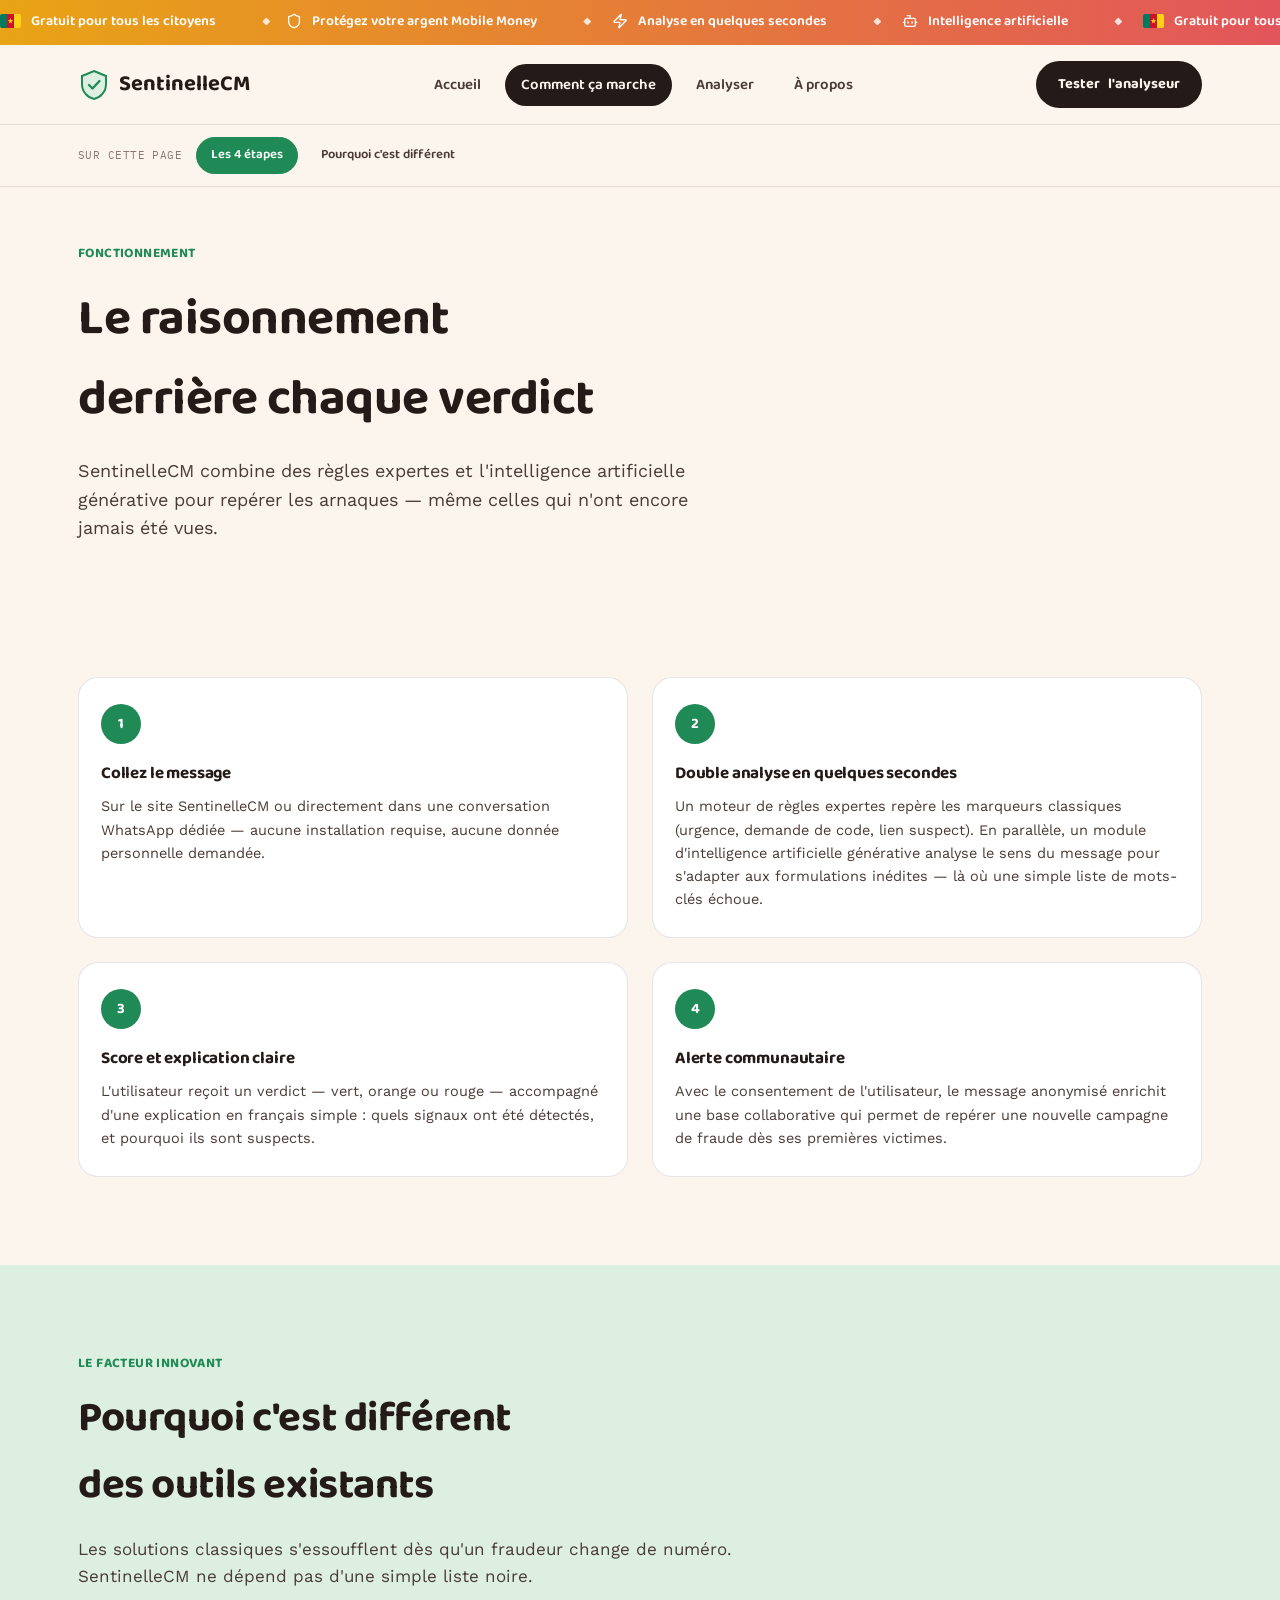
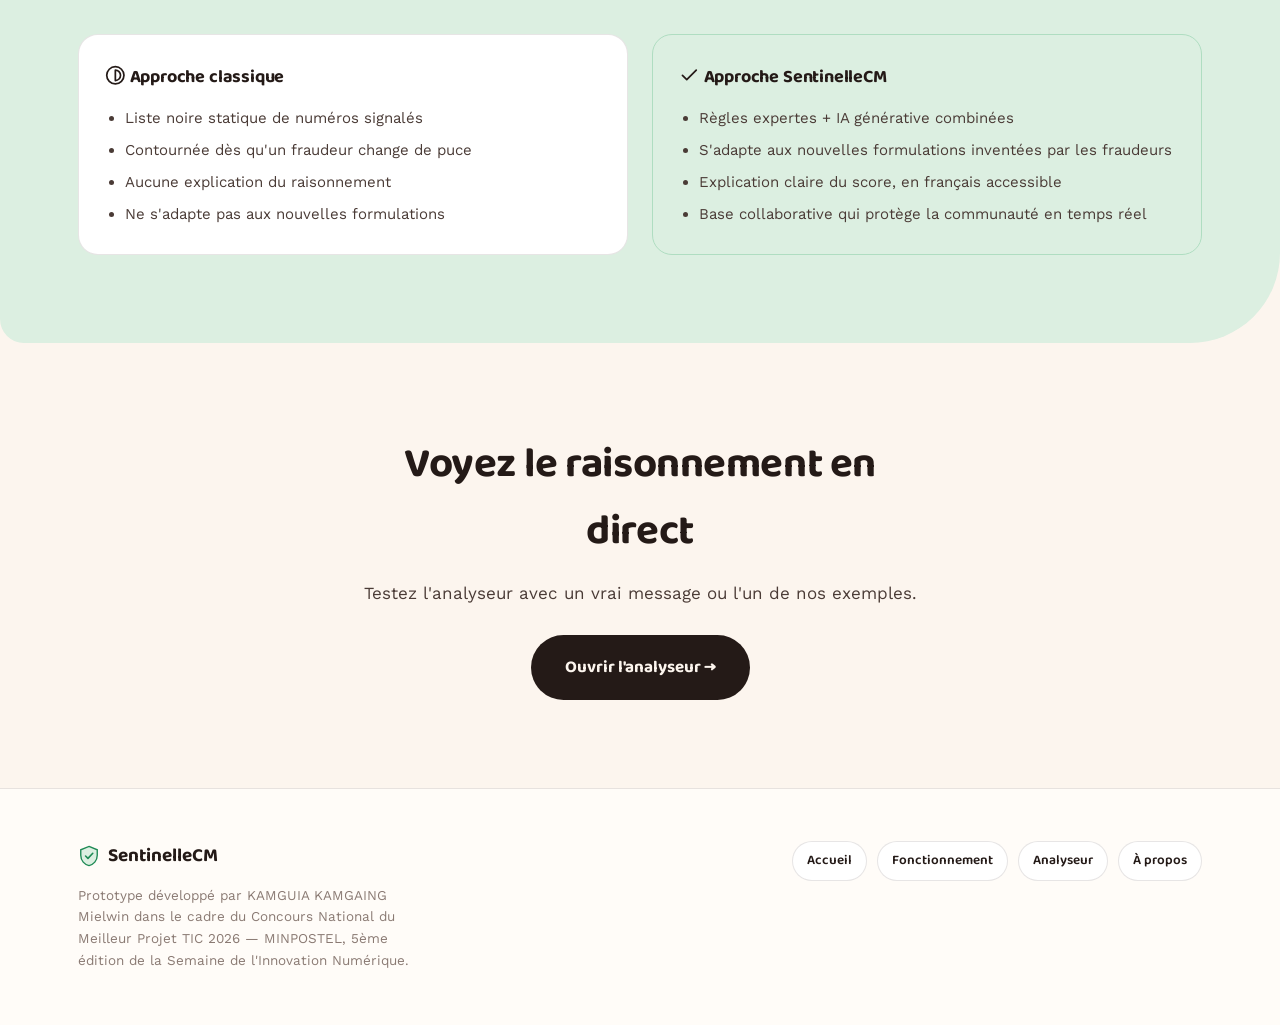
<file: SentinelleCM-site/comment-ca-marche.html>
<!DOCTYPE html>
<html lang="fr">
<head>
<meta charset="UTF-8">
<meta name="viewport" content="width=device-width, initial-scale=1.0">
<title>Comment ça marche — SentinelleCM</title>
<meta name="description" content="Découvrez le pipeline d'analyse de SentinelleCM : règles expertes, intelligence artificielle générative et alertes communautaires.">
<link rel="preconnect" href="https://fonts.googleapis.com">
<link rel="preconnect" href="https://fonts.gstatic.com" crossorigin>
<link href="https://fonts.googleapis.com/css2?family=Baloo+2:wght@500;600;700;800&family=Work+Sans:wght@400;500;600;700&family=IBM+Plex+Mono:wght@400;500;600&display=swap" rel="stylesheet">
<link rel="stylesheet" href="assets/styles.css">
</head>
<body>
<div class="progress-bar" id="progress-bar"></div>

<div class="marquee"><div class="marquee-track">
  <span><svg class="ico ico-flag" viewBox="0 0 30 20" aria-hidden="true"><rect width="10" height="20" fill="#007A5E"/><rect x="10" width="10" height="20" fill="#CE1126"/><rect x="20" width="10" height="20" fill="#FCD116"/><polygon points="15.00,5.80 16.00,8.62 18.99,8.70 16.62,10.53 17.47,13.40 15.00,11.70 12.53,13.40 13.38,10.53 11.01,8.70 14.00,8.62" fill="#FCD116"/></svg> Gratuit pour tous les citoyens</span>
  <span><svg class="ico" viewBox="0 0 24 24" aria-hidden="true"><path d="M20 13c0 5-3.5 7.5-7.66 8.95a1 1 0 0 1-.67-.01C7.5 20.5 4 18 4 13V6a1 1 0 0 1 1-1c2 0 4.5-1.2 6.24-2.72a1.17 1.17 0 0 1 1.52 0C14.51 3.81 17 5 19 5a1 1 0 0 1 1 1z"/></svg> Protégez votre argent Mobile Money</span>
  <span><svg class="ico" viewBox="0 0 24 24" aria-hidden="true"><path d="M4 14a1 1 0 0 1-.78-1.63l9.9-10.2a.5.5 0 0 1 .86.46l-1.92 6.02A1 1 0 0 0 13 10h7a1 1 0 0 1 .78 1.63l-9.9 10.2a.5.5 0 0 1-.86-.46l1.92-6.02A1 1 0 0 0 11 14z"/></svg> Analyse en quelques secondes</span>
  <span><svg class="ico" viewBox="0 0 24 24" aria-hidden="true"><path d="M12 8V4H8"/><rect width="16" height="12" x="4" y="8" rx="2"/><path d="M2 14h2M20 14h2M15 13v2M9 13v2"/></svg> Intelligence artificielle</span>
</div></div>

<header class="nav">
  <div class="nav-inner">
    <a href="index.html" class="logo">
      <svg class="logo-mark" viewBox="0 0 32 32" fill="none" xmlns="http://www.w3.org/2000/svg">
        <path d="M16 2 L28 7 V15 C28 23 22.5 28.5 16 30 C9.5 28.5 4 23 4 15 V7 Z" stroke="#1F8A55" stroke-width="2" fill="#DCEFE1"/>
        <path d="M11 16 L14.5 19.5 L21.5 12" stroke="#1F8A55" stroke-width="2.3" stroke-linecap="round" stroke-linejoin="round"/>
      </svg>
      SentinelleCM
    </a>
    <nav class="nav-links">
      <a href="index.html">Accueil</a>
      <a href="comment-ca-marche.html">Comment ça marche</a>
      <a href="analyser.html">Analyser</a>
      <a href="a-propos.html">À propos</a>
    </nav>
    <div class="nav-right">
      <a href="analyser.html" class="btn-cta-nav"><span class="long">Tester</span> l'analyseur</a>
      <button class="burger" id="burger" aria-label="Ouvrir le menu" aria-expanded="false"><span></span></button>
    </div>
  </div>
  <div class="mobile-menu" id="mobile-menu">
    <a href="index.html">Accueil</a>
    <a href="comment-ca-marche.html">Comment ça marche</a>
    <a href="analyser.html">Analyser</a>
    <a href="a-propos.html">À propos</a>
  </div>
</header>

<div class="page-nav-wrap">
  <nav class="page-nav" aria-label="Sommaire de la page">
    <span class="page-nav-label">Sur cette page</span>
    <a href="#etapes">Les 4 étapes</a>
    <a href="#comparaison">Pourquoi c'est différent</a>
  </nav>
</div>

<section class="page-header">
  <div class="wrap">
    <span class="kicker reveal">Fonctionnement</span>
    <h1 class="reveal">Le raisonnement derrière chaque verdict</h1>
    <p class="reveal">SentinelleCM combine des règles expertes et l'intelligence artificielle générative pour repérer les arnaques — même celles qui n'ont encore jamais été vues.</p>
  </div>
</section>

<section id="etapes">
  <div class="wrap">
    <div class="steps" style="grid-template-columns:repeat(2,1fr); gap:24px;">
      <div class="step reveal">
        <div class="step-num">1</div>
        <h3>Collez le message</h3>
        <p>Sur le site SentinelleCM ou directement dans une conversation WhatsApp dédiée — aucune installation requise, aucune donnée personnelle demandée.</p>
      </div>
      <div class="step reveal">
        <div class="step-num">2</div>
        <h3>Double analyse en quelques secondes</h3>
        <p>Un moteur de règles expertes repère les marqueurs classiques (urgence, demande de code, lien suspect). En parallèle, un module d'intelligence artificielle générative analyse le sens du message pour s'adapter aux formulations inédites — là où une simple liste de mots-clés échoue.</p>
      </div>
      <div class="step reveal">
        <div class="step-num">3</div>
        <h3>Score et explication claire</h3>
        <p>L'utilisateur reçoit un verdict — vert, orange ou rouge — accompagné d'une explication en français simple : quels signaux ont été détectés, et pourquoi ils sont suspects.</p>
      </div>
      <div class="step reveal">
        <div class="step-num">4</div>
        <h3>Alerte communautaire</h3>
        <p>Avec le consentement de l'utilisateur, le message anonymisé enrichit une base collaborative qui permet de repérer une nouvelle campagne de fraude dès ses premières victimes.</p>
      </div>
    </div>
  </div>
</section>

<section class="blob-section bg-mint" id="comparaison">
  <div class="wrap">
    <div class="section-head reveal">
      <span class="kicker">Le facteur innovant</span>
      <h2 class="section-title">Pourquoi c'est différent des outils existants</h2>
      <p class="section-lede">Les solutions classiques s'essoufflent dès qu'un fraudeur change de numéro. SentinelleCM ne dépend pas d'une simple liste noire.</p>
    </div>
    <div class="grid-2">
      <div class="compare-card before reveal">
        <h3><svg class="ico" viewBox="0 0 24 24" aria-hidden="true"><circle cx="12" cy="12" r="10"/><path d="M12 18a6 6 0 0 0 0-12v12z"/></svg> Approche classique</h3>
        <ul>
          <li>Liste noire statique de numéros signalés</li>
          <li>Contournée dès qu'un fraudeur change de puce</li>
          <li>Aucune explication du raisonnement</li>
          <li>Ne s'adapte pas aux nouvelles formulations</li>
        </ul>
      </div>
      <div class="compare-card after reveal">
        <h3><svg class="ico" viewBox="0 0 24 24" aria-hidden="true"><path d="M20 6 9 17l-5-5"/></svg> Approche SentinelleCM</h3>
        <ul>
          <li>Règles expertes + IA générative combinées</li>
          <li>S'adapte aux nouvelles formulations inventées par les fraudeurs</li>
          <li>Explication claire du score, en français accessible</li>
          <li>Base collaborative qui protège la communauté en temps réel</li>
        </ul>
      </div>
    </div>
  </div>
</section>

<section>
  <div class="wrap center reveal" style="max-width:640px;">
    <h2 class="section-title center">Voyez le raisonnement en direct</h2>
    <p class="section-lede center" style="margin:0 auto 28px;">Testez l'analyseur avec un vrai message ou l'un de nos exemples.</p>
    <a href="analyser.html" class="btn btn-primary btn-lg">Ouvrir l'analyseur →</a>
  </div>
</section>

<footer>
  <div class="wrap footer-grid">
    <div>
      <div class="footer-brand">
        <svg width="22" height="22" viewBox="0 0 32 32" fill="none"><path d="M16 2 L28 7 V15 C28 23 22.5 28.5 16 30 C9.5 28.5 4 23 4 15 V7 Z" stroke="#1F8A55" stroke-width="2" fill="#DCEFE1"/><path d="M11 16 L14.5 19.5 L21.5 12" stroke="#1F8A55" stroke-width="2.3" stroke-linecap="round" stroke-linejoin="round"/></svg>
        SentinelleCM
      </div>
      <p class="footer-note">Prototype développé par KAMGUIA KAMGAING Mielwin dans le cadre du Concours National du Meilleur Projet TIC 2026 — MINPOSTEL, 5ème édition de la Semaine de l'Innovation Numérique.</p>
    </div>
    <div class="footer-links">
      <a href="index.html">Accueil</a>
      <a href="comment-ca-marche.html">Fonctionnement</a>
      <a href="analyser.html">Analyseur</a>
      <a href="a-propos.html">À propos</a>
    </div>
  </div>
</footer>

<button class="back-to-top" id="back-to-top" aria-label="Retour en haut de page">
  <svg viewBox="0 0 24 24" fill="none"><path d="M12 19V5M5 12l7-7 7 7" stroke="currentColor" stroke-width="2.3" stroke-linecap="round" stroke-linejoin="round"/></svg>
</button>

<script src="assets/nav.js"></script>
</body>
</html>
</file>
<file: SentinelleCM-site/assets/styles.css>
/* ============================================================
   SentinelleCM — Design system
   Rounded / pastel / playful, inspired by the interface energy
   of apps like Karos — reapplied to a fraud-detection product.
   ============================================================ */

:root{
  --cream: #FCF5EE;
  --cream-alt: #FFFCF8;
  --ink: #241A17;
  --ink-soft: #4A3B36;
  --muted: #8A7A73;
  --line: rgba(36,26,23,0.11);

  --mint: #DCEFE1;
  --mint-deep: #AFDDC1;
  --blush: #FBE1E3;
  --blush-deep: #F3B9BE;
  --lavender: #EAE1F5;
  --lavender-deep: #CBB3E8;
  --sand: #FCEACE;
  --sand-deep: #F0CE8E;

  --green: #1F8A55;
  --green-bright:#2FAE6C;
  --red: #E2555B;
  --red-deep:#B23239;
  --yellow: #E8A415;
  --yellow-deep:#C98D0F;

  --radius-lg: 32px;
  --radius-md: 20px;
  --radius-sm: 12px;
  --maxw: 1180px;

  --display: 'Baloo 2', sans-serif;
  --body: 'Work Sans', sans-serif;
  --mono: 'IBM Plex Mono', monospace;
}

*{box-sizing:border-box;}
html{scroll-behavior:smooth;}
@media (prefers-reduced-motion: reduce){
  html{scroll-behavior:auto;}
  *{animation-duration:0.001ms !important; animation-iteration-count:1 !important; transition-duration:0.001ms !important;}
}

body{
  margin:0;
  background:var(--cream);
  color:var(--ink);
  font-family:var(--body);
  font-size:17px;
  line-height:1.6;
  -webkit-font-smoothing:antialiased;
}

h1,h2,h3,.display{font-family:var(--display); letter-spacing:-0.01em; margin:0; color:var(--ink); font-weight:700;}
.mono{font-family:var(--mono);}
a{color:inherit; text-decoration:none;}
img,svg{display:block; max-width:100%;}
.wrap{max-width:var(--maxw); margin:0 auto; padding:0 28px;}
section{padding:88px 0; position:relative; overflow:hidden;}
@media (max-width:720px){ section{padding:56px 0;} }

:focus-visible{outline:3px solid var(--green); outline-offset:3px; border-radius:6px;}

/* ---------- SCROLL PROGRESS BAR ---------- */
.progress-bar{
  position:fixed; top:0; left:0; height:3px; width:0%; z-index:100;
  background:linear-gradient(90deg, var(--yellow), var(--red), var(--green));
  transition:width .1s linear;
}

/* ---------- BACK TO TOP ---------- */
.back-to-top{
  position:fixed; right:22px; bottom:22px; z-index:70;
  width:50px; height:50px; border-radius:50%; background:var(--ink); color:var(--cream);
  display:flex; align-items:center; justify-content:center; border:none; cursor:pointer;
  box-shadow:0 12px 30px -10px rgba(36,26,23,0.45);
  opacity:0; transform:translateY(14px) scale(.9); pointer-events:none;
  transition:opacity .3s, transform .3s, background .2s;
}
.back-to-top.show{opacity:1; transform:translateY(0) scale(1); pointer-events:auto;}
.back-to-top:hover{background:var(--green); transform:translateY(-3px) scale(1.05);}
.back-to-top svg{width:20px; height:20px;}

/* ---------- PAGE NAV (mini sommaire / scrollspy) ---------- */
.page-nav-wrap{
  position:sticky; top:73px; z-index:55; background:rgba(252,245,238,0.92); backdrop-filter:blur(8px);
  border-bottom:1px solid var(--line);
}
.page-nav{
  max-width:var(--maxw); margin:0 auto; padding:12px 28px; display:flex; gap:8px; flex-wrap:wrap;
  align-items:center;
}
.page-nav .page-nav-label{font-family:var(--mono); font-size:11px; color:var(--muted); margin-right:6px; text-transform:uppercase; letter-spacing:.04em;}
.page-nav a{
  font-family:var(--display); font-size:13px; font-weight:600; color:var(--ink-soft);
  padding:7px 14px; border-radius:999px; border:1px solid transparent; transition:background .15s, color .15s, border-color .15s;
}
.page-nav a:hover{background:var(--sand);}
.page-nav a.active{background:var(--green); color:#fff; border-color:var(--green);}
@media (max-width:640px){ .page-nav-wrap{top:64px;} .page-nav{padding:10px 20px; overflow-x:auto; flex-wrap:nowrap;} }

/* ---------- PAGE FADE-IN ---------- */
body{opacity:0; transition:opacity .35s ease;}
body.loaded{opacity:1;}
@media (prefers-reduced-motion: reduce){ body{opacity:1;} }

/* ---------- REVEAL ANIMATIONS ---------- */
.reveal{opacity:0; transform:translateY(22px); transition:opacity .7s cubic-bezier(.2,.7,.3,1), transform .7s cubic-bezier(.2,.7,.3,1);}
.reveal.in-view{opacity:1; transform:translateY(0);}
.reveal-scale{opacity:0; transform:scale(.92); transition:opacity .6s ease, transform .6s cubic-bezier(.2,.7,.3,1);}
.reveal-scale.in-view{opacity:1; transform:scale(1);}

/* ---------- TOP MARQUEE ---------- */
.marquee{
  background:linear-gradient(90deg, var(--yellow), var(--red));
  color:#fff; overflow:hidden; white-space:nowrap; position:relative;
  padding:9px 0;
}
.marquee-track{display:inline-flex; gap:36px; animation:marquee 26s linear infinite;}
.marquee-track span{font-family:var(--display); font-weight:600; font-size:14px; display:inline-flex; align-items:center; gap:10px;}
.marquee-track span::after{content:'◆'; opacity:.8; margin-left:36px;}
@keyframes marquee{ from{transform:translateX(0);} to{transform:translateX(-50%);} }

/* ---------- NAV ---------- */
header.nav{
  position:sticky; top:0; z-index:60;
  background:rgba(252,245,238,0.9);
  backdrop-filter:blur(10px);
  border-bottom:1px solid var(--line);
}
.nav-inner{
  max-width:var(--maxw); margin:0 auto; padding:16px 28px;
  display:flex; align-items:center; justify-content:space-between; gap:20px;
}
.logo{display:flex; align-items:center; gap:9px; font-family:var(--display); font-weight:700; font-size:22px; color:var(--ink);}
.logo-mark{width:32px; height:32px; flex-shrink:0; transition:transform .35s cubic-bezier(.2,.7,.3,1.4);}
.logo:hover .logo-mark{transform:rotate(-8deg) scale(1.08);}
.nav-links{display:flex; gap:8px; font-family:var(--display); font-size:15px; font-weight:600; color:var(--ink-soft);}
.nav-links a{padding:9px 16px; border-radius:999px; transition:background .15s, color .15s;}
.nav-links a:hover{background:var(--sand);}
.nav-links a.active{background:var(--ink); color:var(--cream);}
.nav-right{display:flex; align-items:center; gap:10px;}
.btn-cta-nav{
  font-family:var(--display); font-weight:700; font-size:14.5px;
  background:var(--ink); color:var(--cream); padding:12px 22px; border-radius:999px;
  display:inline-flex; align-items:center; gap:8px; white-space:nowrap;
  transition:transform .15s, background .15s;
}
.btn-cta-nav:hover{transform:translateY(-1px); background:var(--green);}
.burger{
  display:none; width:44px; height:44px; border-radius:50%; border:1px solid var(--line);
  background:var(--cream-alt); align-items:center; justify-content:center; cursor:pointer; flex-shrink:0;
}
.burger span, .burger span::before, .burger span::after{
  content:''; display:block; width:18px; height:2px; background:var(--ink); position:relative; transition:.2s;
}
.burger span::before{position:absolute; top:-6px;}
.burger span::after{position:absolute; top:6px;}

.mobile-menu{
  display:none; flex-direction:column; gap:4px; padding:14px 28px 20px;
  border-bottom:1px solid var(--line); background:var(--cream-alt);
}
.mobile-menu a{font-family:var(--display); font-weight:600; padding:12px 10px; border-radius:12px;}
.mobile-menu a.active{background:var(--ink); color:var(--cream);}
.mobile-menu.open{display:flex;}

@media (max-width:860px){
  .nav-links{display:none;}
  .burger{display:flex;}
  .btn-cta-nav span.long{display:none;}
}

/* ---------- BUTTONS ---------- */
.btn{
  font-family:var(--display); font-weight:700; font-size:15.5px;
  padding:14px 26px; border-radius:999px; border:2px solid transparent;
  cursor:pointer; display:inline-flex; align-items:center; gap:9px;
  transition:transform .15s, background .15s, border-color .15s, color .15s;
}
.btn:hover{transform:translateY(-2px);}
.btn-primary{background:var(--ink); color:var(--cream);}
.btn-primary:hover{background:var(--green);}
.btn-outline{background:transparent; color:var(--ink); border-color:var(--ink);}
.btn-outline:hover{background:var(--ink); color:var(--cream);}
.btn-lg{padding:17px 32px; font-size:17px;}

/* ---------- EYEBROW / BADGES ---------- */
.eyebrow{
  display:inline-flex; align-items:center; gap:8px;
  font-family:var(--display); font-size:13.5px; font-weight:700; color:var(--green);
  background:var(--mint); border:1px solid var(--mint-deep);
  padding:8px 16px; border-radius:999px; margin-bottom:22px;
}
.eyebrow .dot{width:7px; height:7px; border-radius:50%; background:var(--green); box-shadow:0 0 0 4px rgba(31,138,85,0.18);}

.badge{
  font-family:var(--display); font-size:14px; font-weight:700; padding:10px 18px; border-radius:999px;
  border:1px solid; display:inline-flex; align-items:center; gap:8px;
  transition:transform .2s cubic-bezier(.2,.7,.3,1.4);
  animation:badge-pulse 4s ease-in-out infinite;
}
.badge:nth-child(2){animation-delay:.6s;}
.badge:nth-child(3){animation-delay:1.2s;}
.badge:hover{transform:translateY(-3px) scale(1.04);}
@keyframes badge-pulse{ 0%,100%{box-shadow:0 0 0 0 rgba(31,138,85,0);} 50%{box-shadow:0 0 0 6px rgba(31,138,85,0.06);} }
.badge.b1{border-color:var(--mint-deep); color:var(--green); background:var(--mint);}
.badge.b2{border-color:var(--sand-deep); color:var(--yellow-deep); background:var(--sand);}
.badge.b3{border-color:var(--blush-deep); color:var(--red-deep); background:var(--blush);}

/* ---------- HERO ---------- */
.hero{padding-top:64px; padding-bottom:40px;}
.hero-grid{display:grid; grid-template-columns:1.05fr 0.95fr; gap:52px; align-items:center;}
@media (max-width:940px){ .hero-grid{grid-template-columns:1fr; gap:44px;} }

h1.headline{font-size:clamp(36px,5.2vw,58px); line-height:1.06; margin-bottom:20px; font-weight:700;}
h1.headline .accent{color:var(--green); position:relative;}
.lede{font-size:19px; color:var(--ink-soft); max-width:50ch; margin-bottom:30px;}
.cta-row{display:flex; gap:14px; flex-wrap:wrap; margin-bottom:34px;}
.hero-meta{display:flex; gap:24px; flex-wrap:wrap; font-family:var(--mono); font-size:12.5px; color:var(--muted);}
.hero-meta strong{color:var(--ink);}

/* ---------- BLOBS ---------- */
.blob-glow{
  position:absolute; border-radius:50%; filter:blur(50px); z-index:0;
  animation:float 9s ease-in-out infinite;
}
@keyframes float{ 0%,100%{transform:translate(0,0) scale(1);} 50%{transform:translate(-14px,16px) scale(1.05);} }

/* ---------- PHONE MOCKUP ---------- */
.phone-stage{position:relative; display:flex; justify-content:center; padding:20px;}
.phone-glow{
  position:absolute; width:340px; height:340px; border-radius:62% 38% 55% 45% / 45% 55% 45% 55%;
  background:linear-gradient(140deg, var(--mint), var(--lavender));
  z-index:0; animation:float 10s ease-in-out infinite;
}
.phone{
  width:280px; max-width:100%; background:var(--ink); border-radius:38px; padding:13px;
  box-shadow:0 30px 70px -22px rgba(36,26,23,0.35); position:relative; z-index:1;
  animation:sway 7s ease-in-out infinite;
  transform-origin:bottom center;
}
@keyframes sway{ 0%,100%{transform:rotate(-1.1deg);} 50%{transform:rotate(1.1deg);} }
.phone-notch{width:76px; height:16px; background:var(--ink); border-radius:0 0 12px 12px; margin:0 auto 8px;}
.phone-screen{background:var(--cream-alt); border-radius:24px; padding:18px 14px 20px; min-height:380px; display:flex; flex-direction:column; position:relative; overflow:hidden;}
.phone-header{font-family:var(--display); font-size:12px; font-weight:600; color:var(--muted); margin-bottom:14px; display:flex; justify-content:space-between;}
.sms-bubble{
  background:#fff; border:1px solid var(--line); border-radius:16px 16px 16px 4px; padding:14px 15px;
  font-family:var(--mono); font-size:12.6px; line-height:1.55; color:var(--ink-soft); position:relative; margin-bottom:16px;
}
.scan-line{position:absolute; left:0; right:0; height:2px; background:linear-gradient(90deg, transparent, var(--green), transparent); box-shadow:0 0 10px var(--green); animation:scan 2.6s ease-in-out infinite;}
@keyframes scan{ 0%{top:0%;} 50%{top:100%;} 100%{top:0%;} }
.verdict-chip{
  align-self:flex-start; font-family:var(--display); font-size:12px; font-weight:700; padding:8px 14px; border-radius:999px;
  margin-top:auto; background:var(--blush); color:var(--red-deep); border:1px solid var(--blush-deep);
  animation:pulse-chip 2.6s ease-in-out infinite;
}
@keyframes pulse-chip{ 0%,100%{opacity:.65;} 50%{opacity:1;} }
.phone-foot{margin-top:14px; font-family:var(--mono); font-size:10.5px; color:var(--muted); display:flex; justify-content:space-between;}

/* ---------- SECTION HEADERS ---------- */
.kicker{font-family:var(--display); font-size:13.5px; font-weight:700; letter-spacing:0.03em; text-transform:uppercase; color:var(--green); margin-bottom:10px; display:block;}
h2.section-title{font-size:clamp(28px,3.6vw,42px); font-weight:700; max-width:20ch; margin-bottom:14px;}
.section-lede{color:var(--ink-soft); max-width:62ch; font-size:17px;}
.section-head{margin-bottom:44px; position:relative; z-index:1;}
.center{text-align:center; margin-left:auto; margin-right:auto;}

/* ---------- BLOB SECTIONS ---------- */
.blob-section{border-radius:0 0 90px 24px; position:relative;}
.blob-section.bg-mint{background:var(--mint);}
.blob-section.bg-blush{background:var(--blush);}
.blob-section.bg-lavender{background:var(--lavender);}
.blob-section.bg-sand{background:var(--sand);}

/* ---------- CARDS ---------- */
.card{background:#fff; border:1px solid var(--line); border-radius:var(--radius-md); padding:28px 26px; transition:transform .2s, box-shadow .2s;}
.card:hover{transform:translateY(-6px); box-shadow:0 18px 40px -20px rgba(36,26,23,0.25);}
.card svg{width:28px; height:28px; color:var(--yellow-deep); margin-bottom:16px; transition:transform .3s cubic-bezier(.2,.7,.3,1.4);}
.card:hover svg{transform:scale(1.15) rotate(-6deg);}
.card h3{font-size:18px; margin-bottom:9px;}
.card p{color:var(--ink-soft); font-size:15px; margin:0;}

.grid-3{display:grid; grid-template-columns:repeat(3,1fr); gap:20px;}
.grid-2{display:grid; grid-template-columns:1fr 1fr; gap:24px;}
@media (max-width:860px){ .grid-3{grid-template-columns:1fr;} .grid-2{grid-template-columns:1fr;} }

/* ---------- STEPS ---------- */
.steps{display:grid; grid-template-columns:repeat(4,1fr); gap:22px; margin-top:8px;}
@media (max-width:900px){ .steps{grid-template-columns:1fr;} }
.step{background:#fff; border:1px solid var(--line); border-radius:var(--radius-md); padding:26px 22px; transition:transform .2s, box-shadow .2s;}
.step:hover{transform:translateY(-5px); box-shadow:0 16px 34px -20px rgba(36,26,23,0.25);}
.step-num{
  font-family:var(--display); font-size:15px; color:#fff; background:var(--green);
  width:40px; height:40px; border-radius:50%; display:flex; align-items:center; justify-content:center; font-weight:700; margin-bottom:16px;
  transition:transform .25s cubic-bezier(.2,.7,.3,1.4);
}
.step:hover .step-num{transform:scale(1.12) rotate(8deg);}
.step h3{font-size:17px; margin-bottom:8px;}
.step p{color:var(--ink-soft); font-size:14.5px; margin:0;}

/* ---------- COUNTER ---------- */
.stat-banner{
  display:flex; align-items:center; gap:28px; flex-wrap:wrap; background:#fff; border:1px solid var(--line);
  border-radius:var(--radius-lg); padding:34px 36px;
}
.stat-num{font-family:var(--display); font-size:56px; font-weight:700; color:var(--green); line-height:1;}
.stat-label{font-family:var(--body); color:var(--ink-soft); font-size:15.5px; max-width:36ch;}

/* ---------- ROADMAP ---------- */
.roadmap{margin-top:20px;}
.rm-item{display:grid; grid-template-columns:150px 1fr; gap:24px; padding:26px 0; border-top:1px solid var(--line);}
.rm-item:first-child{border-top:none;}
@media (max-width:640px){ .rm-item{grid-template-columns:1fr; gap:8px;} }
.rm-phase{font-family:var(--display); font-weight:700; font-size:14px; color:var(--ink-soft); padding-top:2px;}
.rm-phase .tag{display:inline-block; font-family:var(--mono); font-size:11px; padding:5px 10px; border-radius:999px; margin-top:8px;}
.tag-now{background:var(--mint); color:var(--green); border:1px solid var(--mint-deep);}
.tag-next{background:var(--sand); color:var(--yellow-deep); border:1px solid var(--sand-deep);}
.tag-later{background:#fff; color:var(--muted); border:1px solid var(--line);}
.rm-body h3{font-size:19px; margin-bottom:8px;}
.rm-body p{color:var(--ink-soft); font-size:15px; margin:0;}

/* ---------- QUOTE ---------- */
.theme-quote{
  margin-top:26px; font-family:var(--body); font-style:italic; font-size:20px; color:var(--ink-soft);
  border-left:3px solid var(--green); padding-left:22px; max-width:60ch;
}

/* ---------- COMMUNITY ALERT CARDS ---------- */
.illustration-note{font-family:var(--mono); font-size:12px; color:var(--muted); margin-bottom:20px; display:flex; align-items:center; gap:8px;}
.alert-cards{display:grid; grid-template-columns:repeat(3,1fr); gap:18px;}
@media (max-width:860px){ .alert-cards{grid-template-columns:1fr;} }
.alert-card{background:#fff; border:1px solid var(--line); border-radius:var(--radius-md); padding:20px;}
.alert-card .tag{font-family:var(--display); font-size:11.5px; font-weight:700; color:var(--red-deep); margin-bottom:10px; display:block;}
.alert-card p{font-size:13.5px; color:var(--ink-soft); margin:0 0 10px; font-family:var(--mono); line-height:1.5;}
.alert-card time{font-size:11px; color:var(--muted); font-family:var(--mono);}

/* ---------- COMPARISON (comment ça marche) ---------- */
.compare-card{border-radius:var(--radius-md); padding:28px 26px; border:1px solid var(--line);}
.compare-card.before{background:#fff;}
.compare-card.after{background:var(--mint); border-color:var(--mint-deep);}
.compare-card h3{font-size:18px; margin-bottom:14px;}
.compare-card ul{margin:0; padding-left:20px; color:var(--ink-soft); font-size:15px; display:grid; gap:8px;}

/* ---------- DEMO / ANALYSER PAGE ---------- */
.demo-panel{background:#fff; border:1px solid var(--line); border-radius:var(--radius-lg); padding:36px; box-shadow:0 24px 60px -30px rgba(36,26,23,0.2);}
@media (max-width:640px){ .demo-panel{padding:22px;} }
.demo-examples{display:flex; gap:10px; flex-wrap:wrap; margin-bottom:16px;}
.example-btn{font-family:var(--display); font-size:13px; font-weight:600; padding:9px 16px; border-radius:999px; background:var(--cream); border:1px solid var(--line); color:var(--ink-soft); cursor:pointer; transition:all .15s;}
.example-btn:hover{border-color:var(--green); color:var(--green); background:var(--mint);}
textarea#sms-input{
  width:100%; min-height:130px; resize:vertical; background:var(--cream); border:1px solid var(--line);
  border-radius:16px; color:var(--ink); font-family:var(--mono); font-size:14.5px; padding:16px; line-height:1.6;
}
textarea#sms-input::placeholder{color:var(--muted);}
.demo-actions{display:flex; gap:12px; margin-top:16px; flex-wrap:wrap;}

.result{margin-top:30px; padding-top:30px; border-top:2px dashed var(--line); display:none;}
.result.show{display:block; animation:fadein .5s ease;}
@keyframes fadein{from{opacity:0; transform:translateY(8px);} to{opacity:1; transform:translateY(0);}}

.result-top{display:flex; gap:26px; align-items:center; flex-wrap:wrap; margin-bottom:26px;}
.gauge{width:112px; height:112px; border-radius:50%; flex-shrink:0; display:flex; align-items:center; justify-content:center; position:relative;}
.gauge svg{position:absolute; top:0; left:0;}
#gauge-fill{transition:stroke-dashoffset .9s cubic-bezier(.2,.7,.2,1), stroke .3s ease;}
.flags-list li{opacity:0; transform:translateX(-8px); animation:flag-in .5s ease forwards;}
.flags-list li:nth-child(1){animation-delay:.05s;}
.flags-list li:nth-child(2){animation-delay:.15s;}
.flags-list li:nth-child(3){animation-delay:.25s;}
.flags-list li:nth-child(4){animation-delay:.35s;}
.flags-list li:nth-child(5){animation-delay:.45s;}
.flags-list li:nth-child(6){animation-delay:.55s;}
@keyframes flag-in{ to{opacity:1; transform:translateX(0);} }
.gauge-score{font-family:var(--display); font-size:28px; font-weight:700;}
.gauge-label{font-family:var(--mono); font-size:10px; color:var(--muted); position:absolute; bottom:-22px; white-space:nowrap; left:50%; transform:translateX(-50%);}
.verdict-title{font-family:var(--display); font-size:24px; font-weight:700; margin-bottom:6px;}
.verdict-sub{color:var(--ink-soft); font-size:15.5px; max-width:48ch;}

.flags-list{list-style:none; margin:0 0 22px; padding:0; display:grid; gap:10px;}
.flags-list li{display:flex; gap:10px; align-items:flex-start; font-size:14.5px; color:var(--ink-soft); background:var(--cream); border:1px solid var(--line); border-radius:12px; padding:13px 15px;}
.flags-list li svg{width:17px; height:17px; flex-shrink:0; margin-top:2px;}
.flags-list li strong{color:var(--ink); font-family:var(--display); font-weight:700; font-size:14.5px;}

.recommendation{background:var(--mint); border:1px solid var(--mint-deep); border-radius:14px; padding:17px 19px; font-size:14.5px; color:var(--ink-soft); margin-bottom:20px;}
.recommendation strong{color:var(--green); font-family:var(--display);}
.report-row{display:flex; align-items:center; gap:14px; flex-wrap:wrap;}
.toast{font-family:var(--mono); font-size:12.5px; color:var(--green); opacity:0; transition:opacity .3s;}
.toast.show{opacity:1;}
mark.flag{background:var(--blush); color:var(--red-deep); border-radius:4px; padding:0 3px;}
mark.flag-mild{background:var(--sand); color:var(--yellow-deep); border-radius:4px; padding:0 3px;}

/* ---------- FOOTER ---------- */
footer{border-top:1px solid var(--line); padding:52px 0 40px; background:var(--cream-alt);}
.footer-grid{display:flex; justify-content:space-between; gap:24px; flex-wrap:wrap; align-items:flex-start;}
.footer-brand{font-family:var(--display); font-weight:700; font-size:19px; margin-bottom:10px; display:flex; align-items:center; gap:8px;}
.footer-note{color:var(--muted); font-size:13.5px; max-width:42ch;}
.footer-links{display:flex; gap:10px; flex-wrap:wrap;}
.footer-links a{font-family:var(--display); font-weight:600; font-size:13.5px; padding:8px 14px; border-radius:999px; border:1px solid var(--line); background:#fff;}
.footer-links a:hover{background:var(--mint); border-color:var(--mint-deep);}
.footer-meta{font-family:var(--mono); font-size:12.5px; color:var(--muted); text-align:right;}
@media (max-width:600px){ .footer-meta{text-align:left;} }

/* ---------- PAGE HEADER (sub-pages) ---------- */
.page-header{padding:56px 0 20px;}
.page-header .kicker{margin-bottom:14px;}
.page-header h1{font-size:clamp(32px,4.6vw,50px); max-width:18ch; margin-bottom:16px;}
.page-header p{color:var(--ink-soft); font-size:18px; max-width:58ch;}

/* ---------- ICONS ---------- */
.ico{display:inline-block; width:1.15em; height:1.15em; flex:none; vertical-align:-0.2em; fill:none; stroke:currentColor; stroke-width:2; stroke-linecap:round; stroke-linejoin:round;}
.ico-flag{width:1.5em; height:1em; vertical-align:-0.12em; border-radius:2px; stroke:none;}
</file>
